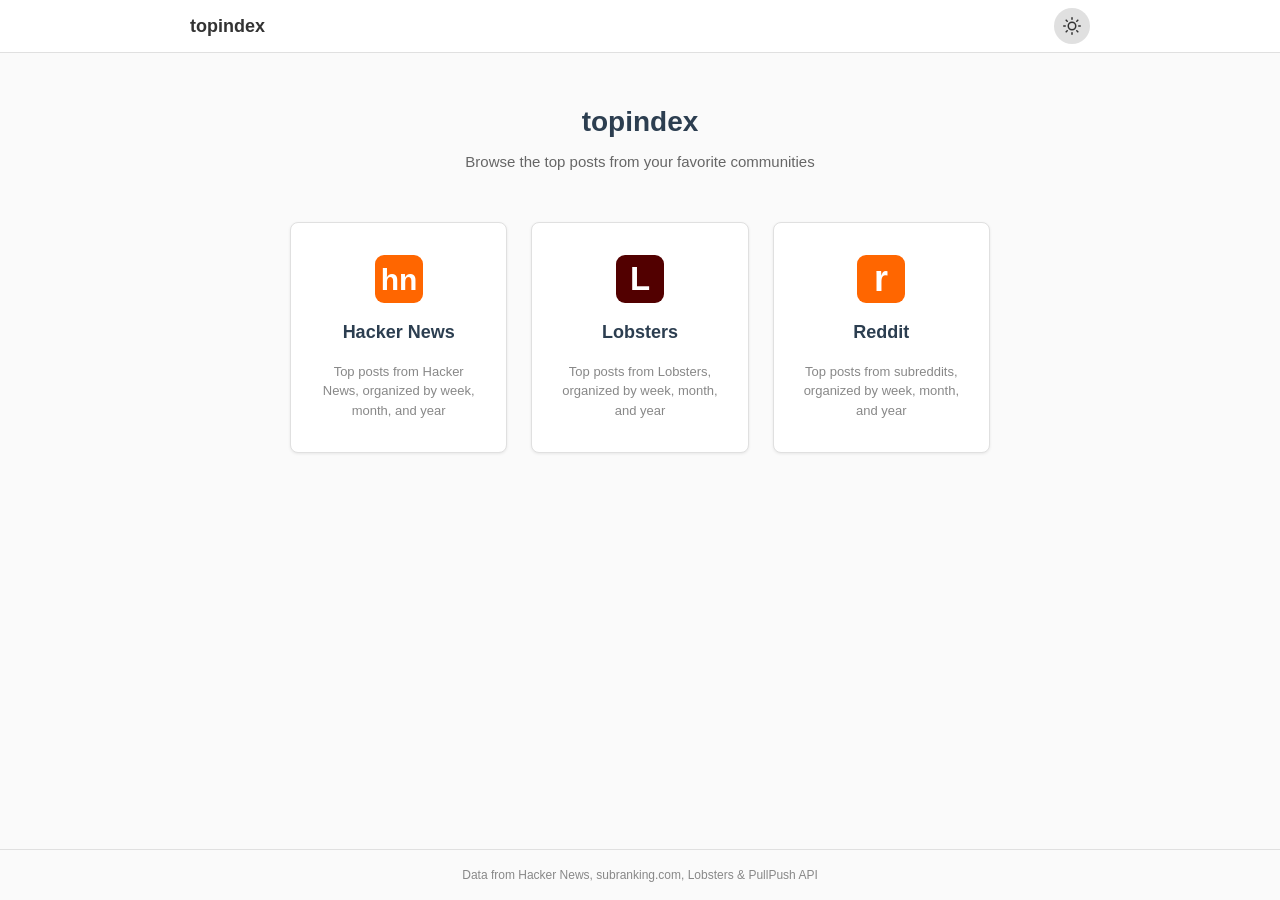
<file: index.html>
<!DOCTYPE html>
<html lang="en">
<head>
<meta charset="UTF-8">
<script>!function(){var e=localStorage.getItem('ti_theme');e||(e=matchMedia('(prefers-color-scheme:dark)').matches?'dark':'light');document.documentElement.setAttribute('data-theme',e)}()</script>
<meta name="viewport" content="width=device-width, initial-scale=1.0">
<link rel="icon" type="image/svg+xml" href="favicon.svg">
<title>topindex</title>
<script async src="https://www.googletagmanager.com/gtag/js?id=G-R2H3DBGJZJ"></script>
<script>
  window.dataLayer = window.dataLayer || [];
  function gtag(){dataLayer.push(arguments);}
  gtag('js', new Date());
  gtag('config', 'G-R2H3DBGJZJ');
</script>
<style>
:root {
    --bg: #fafafa;
    --bg-card: #ffffff;
    --bg-card-hover: #fff8f0;
    --bg-header: #ffffff;
    --text: #333;
    --text-heading: #2c3e50;
    --text-secondary: #666;
    --text-muted: #888;
    --accent: #ff6600;
    --accent-hover: #e85d00;
    --border: #e0e0e0;
    --border-header: #e0e0e0;
    --bg-btn: #e0e0e0;
    --bg-btn-hover: #d0d0d0;
    --shadow: rgba(0,0,0,0.08);
    --shadow-hover: rgba(0,0,0,0.14);
}
[data-theme="dark"] {
    --bg: #1a1a1b;
    --bg-card: #272729;
    --bg-card-hover: #2d2520;
    --bg-header: #272729;
    --text: #d7dadc;
    --text-heading: #f0f0f0;
    --text-secondary: #aaa;
    --text-muted: #818384;
    --accent: #ff7a1a;
    --accent-hover: #ff8833;
    --border: #3a3a3c;
    --border-header: #3a3a3c;
    --bg-btn: #3a3a3a;
    --bg-btn-hover: #4a4a4a;
    --shadow: rgba(0,0,0,0.2);
    --shadow-hover: rgba(0,0,0,0.3);
}

* { margin: 0; padding: 0; box-sizing: border-box; }

body {
    font-family: -apple-system, BlinkMacSystemFont, "Segoe UI", Roboto, Helvetica, Arial, sans-serif;
    color: var(--text);
    background: var(--bg);
    line-height: 1.5;
    min-height: 100vh;
    display: flex;
    flex-direction: column;
}

.site-header {
    background: var(--bg-header);
    border-bottom: 1px solid var(--border-header);
    padding: 8px 16px;
}
.site-header-inner {
    max-width: 900px;
    margin: 0 auto;
    display: flex;
    align-items: center;
    justify-content: space-between;
}
.site-header h1 {
    margin: 0;
    font-size: 18px;
    font-weight: 700;
}
.site-header h1 a {
    color: var(--text);
    text-decoration: none;
}
.site-header h1 a:hover {
    color: var(--accent);
}
.theme-toggle {
    background: var(--bg-btn);
    border: none;
    border-radius: 50%;
    width: 36px;
    height: 36px;
    cursor: pointer;
    font-size: 18px;
    display: flex;
    align-items: center;
    justify-content: center;
    transition: all 0.15s ease;
    color: var(--text);
}
.theme-toggle:hover {
    background: var(--bg-btn-hover);
    transform: scale(1.1);
}
.icon-sun, .icon-moon { width: 18px; height: 18px; }
[data-theme="light"] .icon-moon,
[data-theme="dark"] .icon-sun { display: none; }
[data-theme="light"] .icon-sun,
[data-theme="dark"] .icon-moon { display: block; }

main {
    flex: 1;
    max-width: 900px;
    width: 100%;
    margin: 0 auto;
    padding: 48px 16px;
}

.hero {
    text-align: center;
    margin-bottom: 48px;
}
.hero h2 {
    font-size: 28px;
    font-weight: 700;
    color: var(--text-heading);
    margin-bottom: 8px;
}
.hero p {
    font-size: 15px;
    color: var(--text-secondary);
}

.sites {
    display: grid;
    grid-template-columns: repeat(3, 1fr);
    gap: 24px;
    max-width: 700px;
    margin: 0 auto;
}

.site-card {
    background: var(--bg-card);
    border: 1px solid var(--border);
    border-radius: 8px;
    padding: 32px 24px;
    text-decoration: none;
    color: var(--text);
    transition: all 0.15s ease;
    display: flex;
    flex-direction: column;
    align-items: center;
    gap: 16px;
    box-shadow: 0 1px 3px var(--shadow);
}
.site-card:hover {
    border-color: var(--accent);
    box-shadow: 0 4px 12px var(--shadow-hover);
    background: var(--bg-card-hover);
    transform: translateY(-2px);
}
.site-card:visited {
    color: var(--text);
}

.site-icon {
    width: 48px;
    height: 48px;
}

.site-card h3 {
    font-size: 18px;
    font-weight: 600;
    color: var(--text-heading);
    margin: 0;
}
.site-card:hover h3 {
    color: var(--accent);
}

.site-card p {
    font-size: 13px;
    color: var(--text-muted);
    text-align: center;
    margin: 0;
}

.site-footer {
    text-align: center;
    padding: 16px;
    font-size: 12px;
    color: var(--text-muted);
    border-top: 1px solid var(--border);
}
.site-footer a {
    color: var(--text-muted);
    text-decoration: none;
}
.site-footer a:hover {
    color: var(--accent);
    text-decoration: underline;
}

@media (max-width: 600px) {
    .sites {
        grid-template-columns: 1fr;
        gap: 16px;
    }
    .hero h2 {
        font-size: 22px;
    }
    main {
        padding: 32px 16px;
    }
}
</style>
</head>
<body>

<header class="site-header">
    <div class="site-header-inner">
        <h1><a href="/">topindex</a></h1>
        <button class="theme-toggle" onclick="toggleTheme()" aria-label="Toggle dark mode">
            <svg class="icon-sun" xmlns="http://www.w3.org/2000/svg" viewBox="0 0 24 24" fill="none" stroke="currentColor" stroke-width="2" stroke-linecap="round" stroke-linejoin="round"><circle cx="12" cy="12" r="5"/><line x1="12" y1="1" x2="12" y2="3"/><line x1="12" y1="21" x2="12" y2="23"/><line x1="4.22" y1="4.22" x2="5.64" y2="5.64"/><line x1="18.36" y1="18.36" x2="19.78" y2="19.78"/><line x1="1" y1="12" x2="3" y2="12"/><line x1="21" y1="12" x2="23" y2="12"/><line x1="4.22" y1="19.78" x2="5.64" y2="18.36"/><line x1="18.36" y1="5.64" x2="19.78" y2="4.22"/></svg>
            <svg class="icon-moon" xmlns="http://www.w3.org/2000/svg" viewBox="0 0 24 24" fill="none" stroke="currentColor" stroke-width="2" stroke-linecap="round" stroke-linejoin="round"><path d="M21 12.79A9 9 0 1 1 11.21 3 7 7 0 0 0 21 12.79z"/></svg>
        </button>
    </div>
</header>

<main>
    <div class="hero">
        <h2>topindex</h2>
        <p>Browse the top posts from your favorite communities</p>
    </div>

    <div class="sites">

        <a href="hackernews/" class="site-card">
            <svg class="site-icon" viewBox="0 0 32 32" xmlns="http://www.w3.org/2000/svg"><rect width="32" height="32" rx="6" fill="#ff6600"/><text x="16" y="23" text-anchor="middle" font-family="Arial,Helvetica,sans-serif" font-size="20" font-weight="700" fill="white">hn</text></svg>
            <h3>Hacker News</h3>
            <p>Top posts from Hacker News, organized by week, month, and year</p>
        </a>

        <a href="lobsters/" class="site-card">
            <svg class="site-icon" viewBox="0 0 32 32" xmlns="http://www.w3.org/2000/svg"><rect width="32" height="32" rx="6" fill="#520000"/><text x="16" y="23" text-anchor="middle" font-family="Arial,Helvetica,sans-serif" font-size="22" font-weight="700" fill="white">L</text></svg>
            <h3>Lobsters</h3>
            <p>Top posts from Lobsters, organized by week, month, and year</p>
        </a>

        <a href="reddit/" class="site-card">
            <svg class="site-icon" viewBox="0 0 32 32" xmlns="http://www.w3.org/2000/svg"><rect width="32" height="32" rx="6" fill="#ff6600"/><text x="16" y="24" text-anchor="middle" font-family="-apple-system,BlinkMacSystemFont,sans-serif" font-size="24" font-weight="700" fill="#fff">r</text></svg>
            <h3>Reddit</h3>
            <p>Top posts from subreddits, organized by week, month, and year</p>
        </a>
    </div>
</main>

<footer class="site-footer">
    Data from <a href="https://news.ycombinator.com" target="_blank" rel="noopener">Hacker News</a>,
    <a href="https://subranking.com" target="_blank" rel="noopener">subranking.com</a>,
    <a href="https://lobste.rs" target="_blank" rel="noopener">Lobsters</a> &amp;
    <a href="https://pullpush.io" target="_blank" rel="noopener">PullPush API</a>
</footer>

<script>
function toggleTheme() {
    var t = document.documentElement;
    var c = t.getAttribute('data-theme') === 'dark' ? 'light' : 'dark';
    t.setAttribute('data-theme', c);
    localStorage.setItem('ti_theme', c);
}
</script>
</body>
</html>
</file>
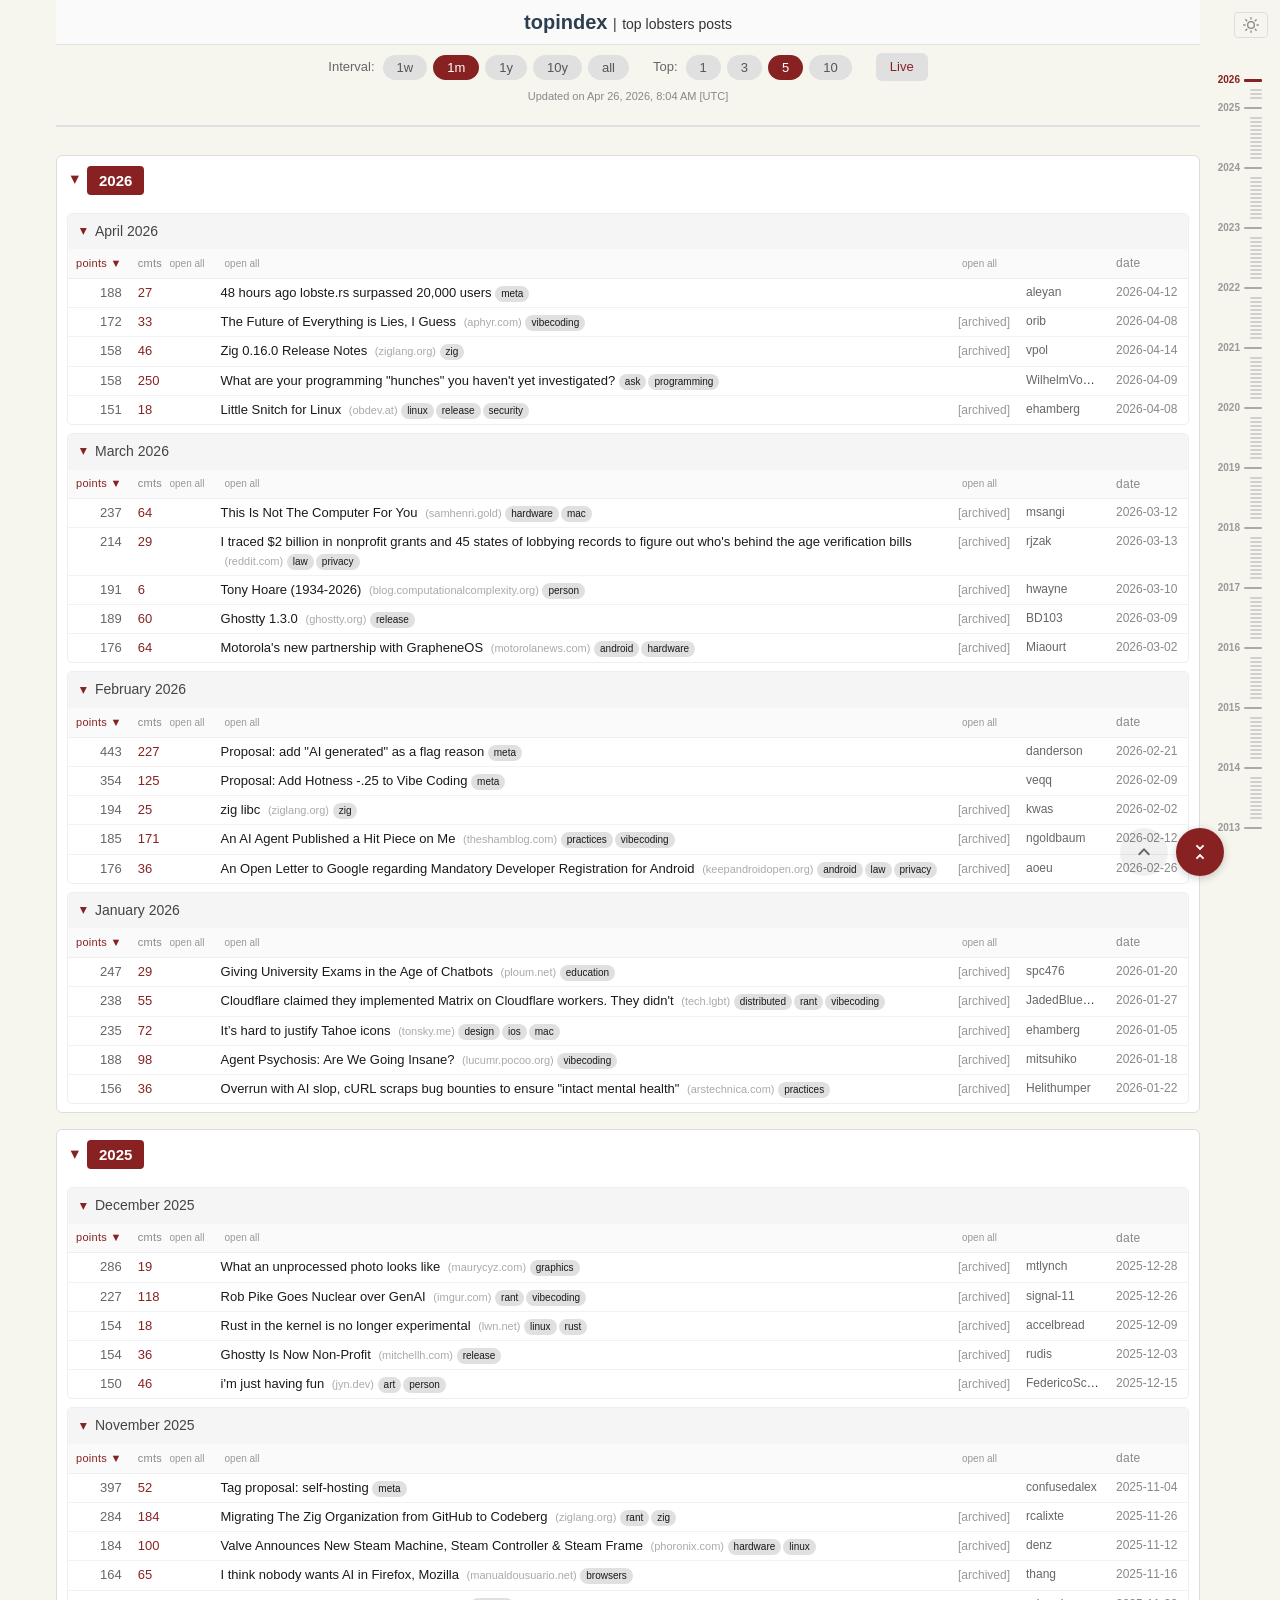
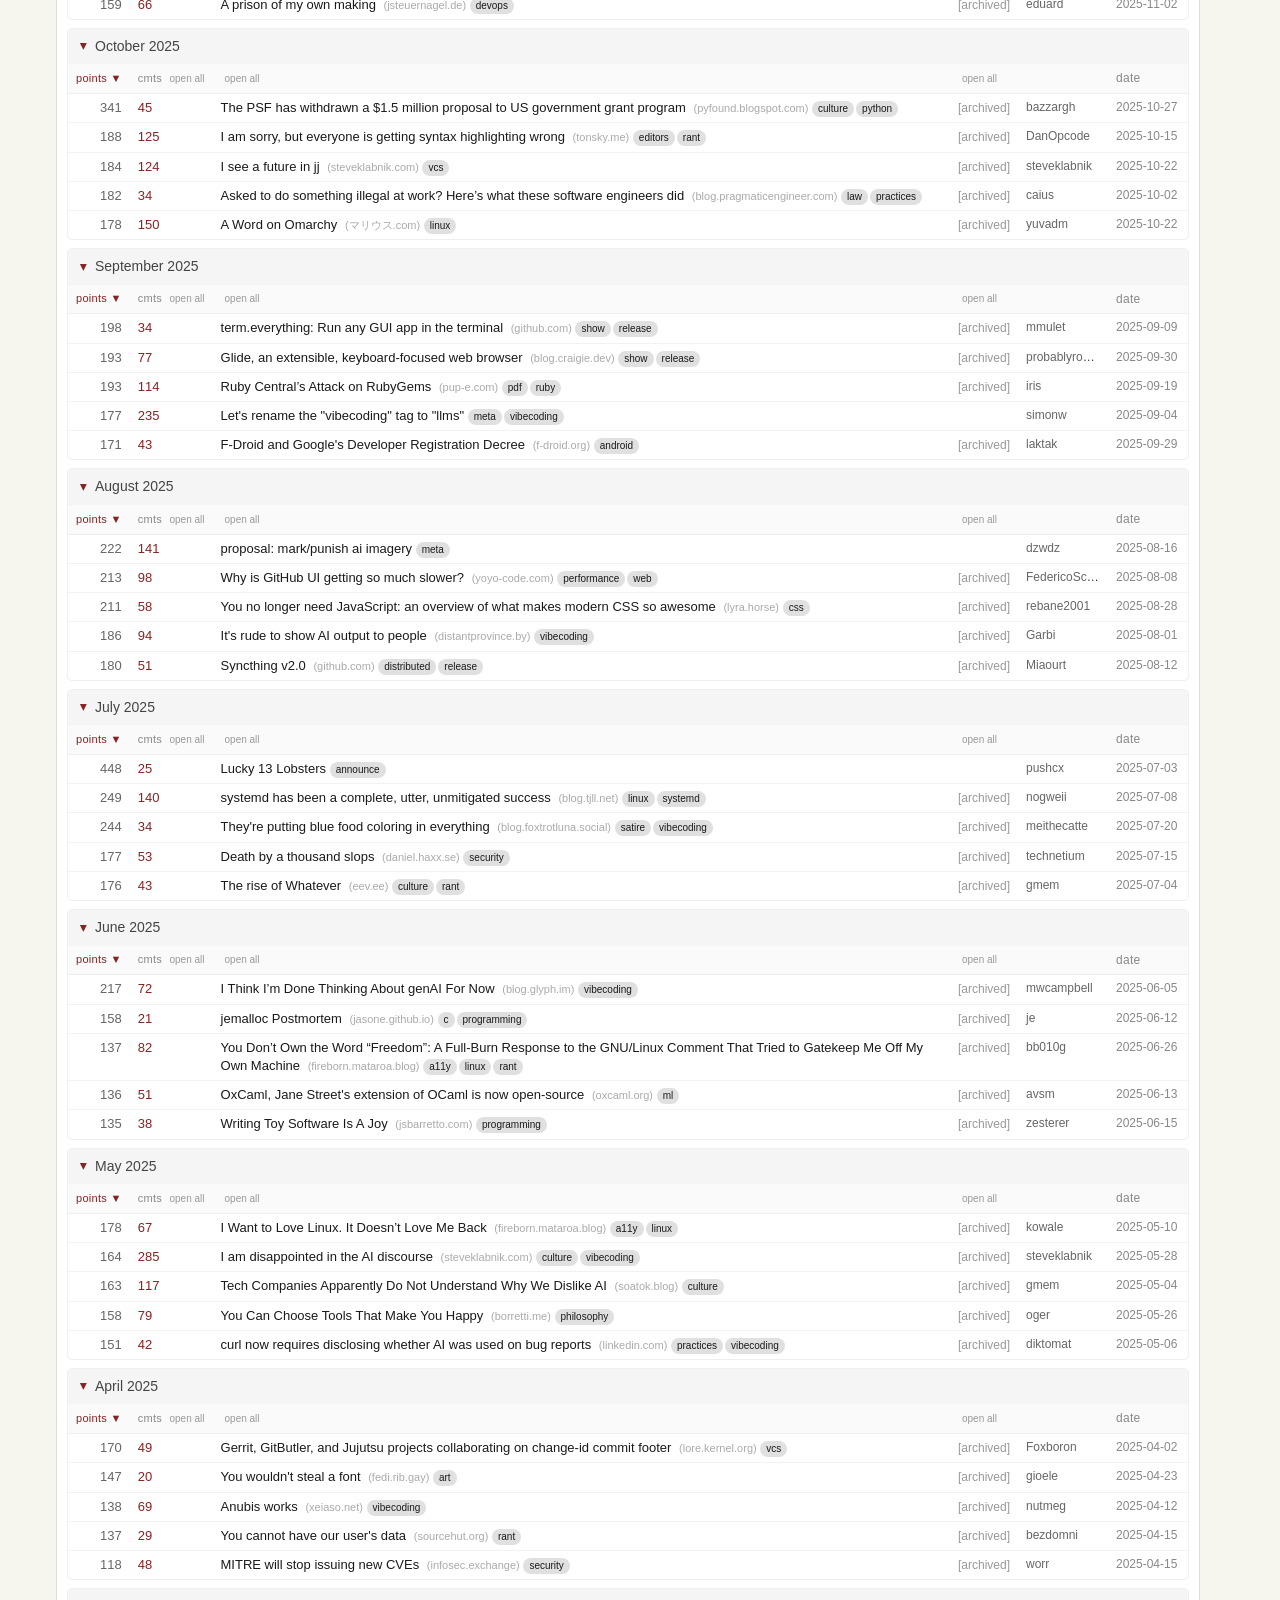
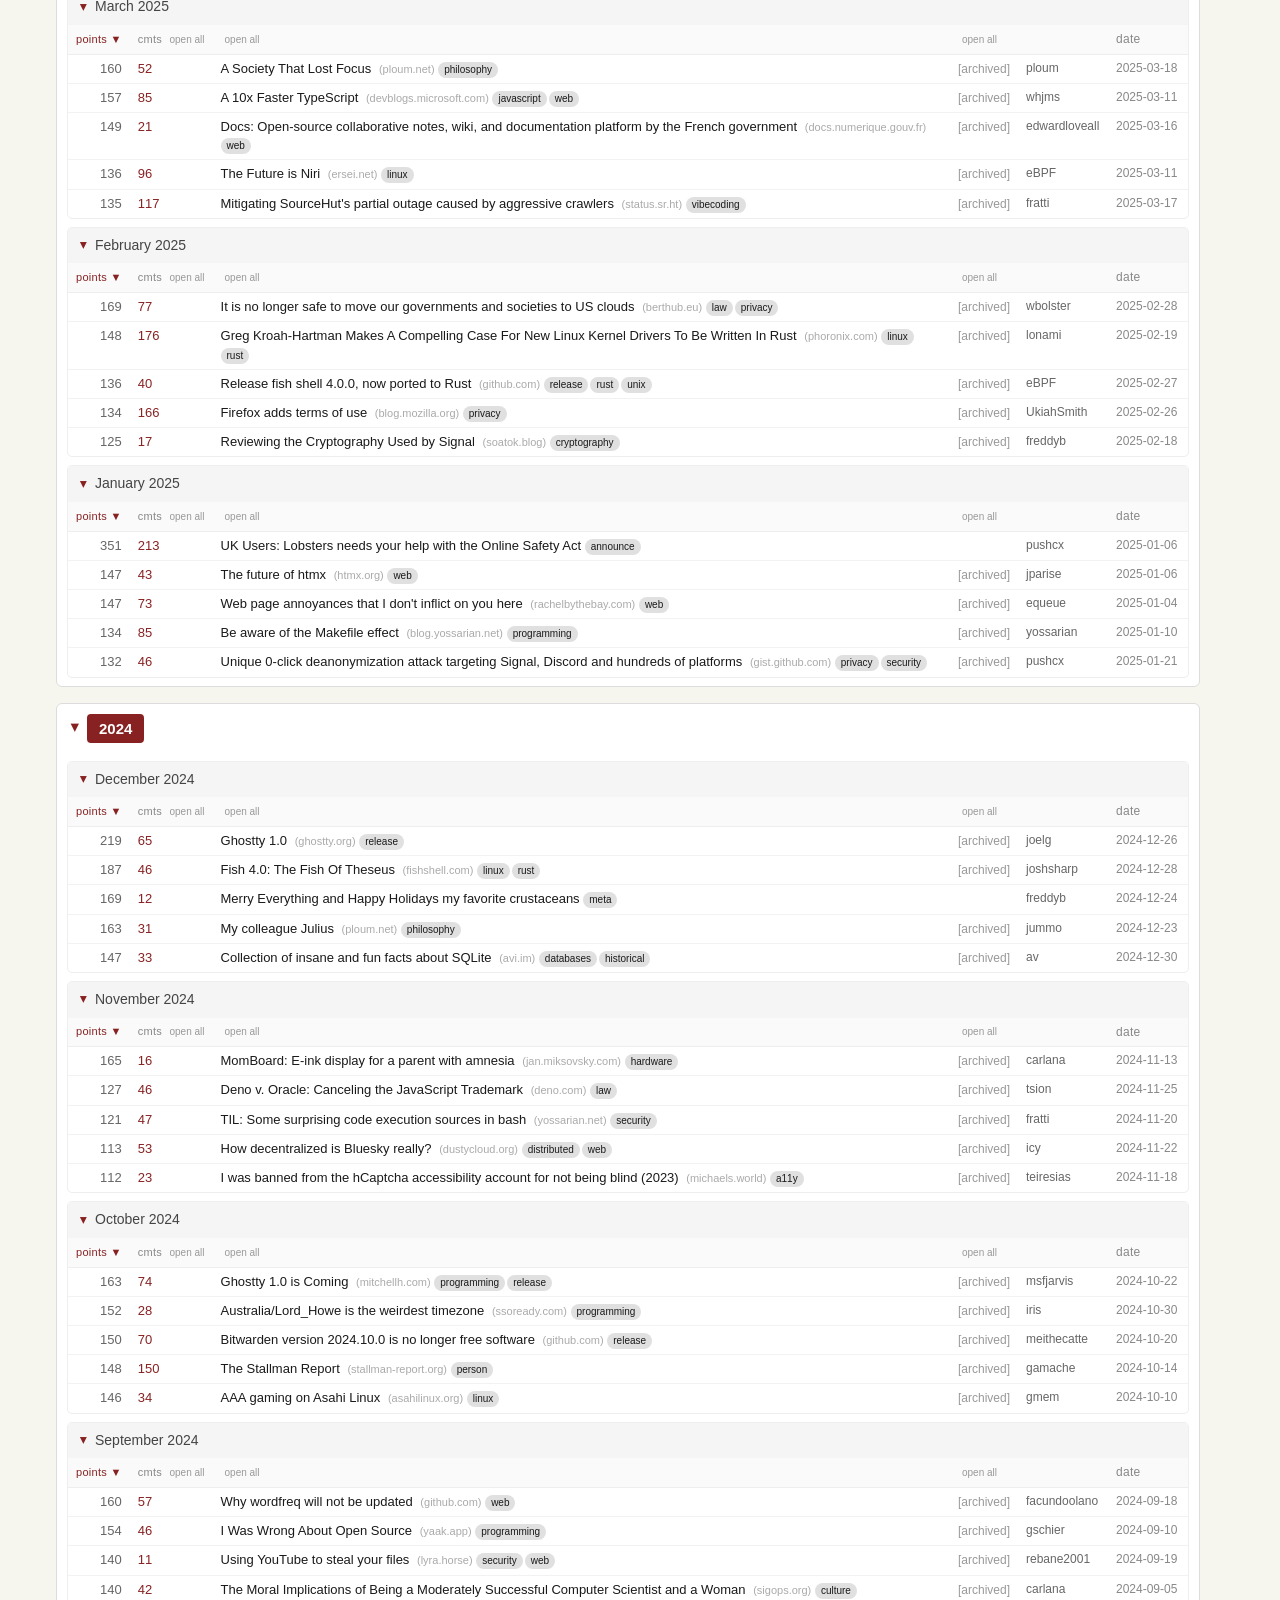
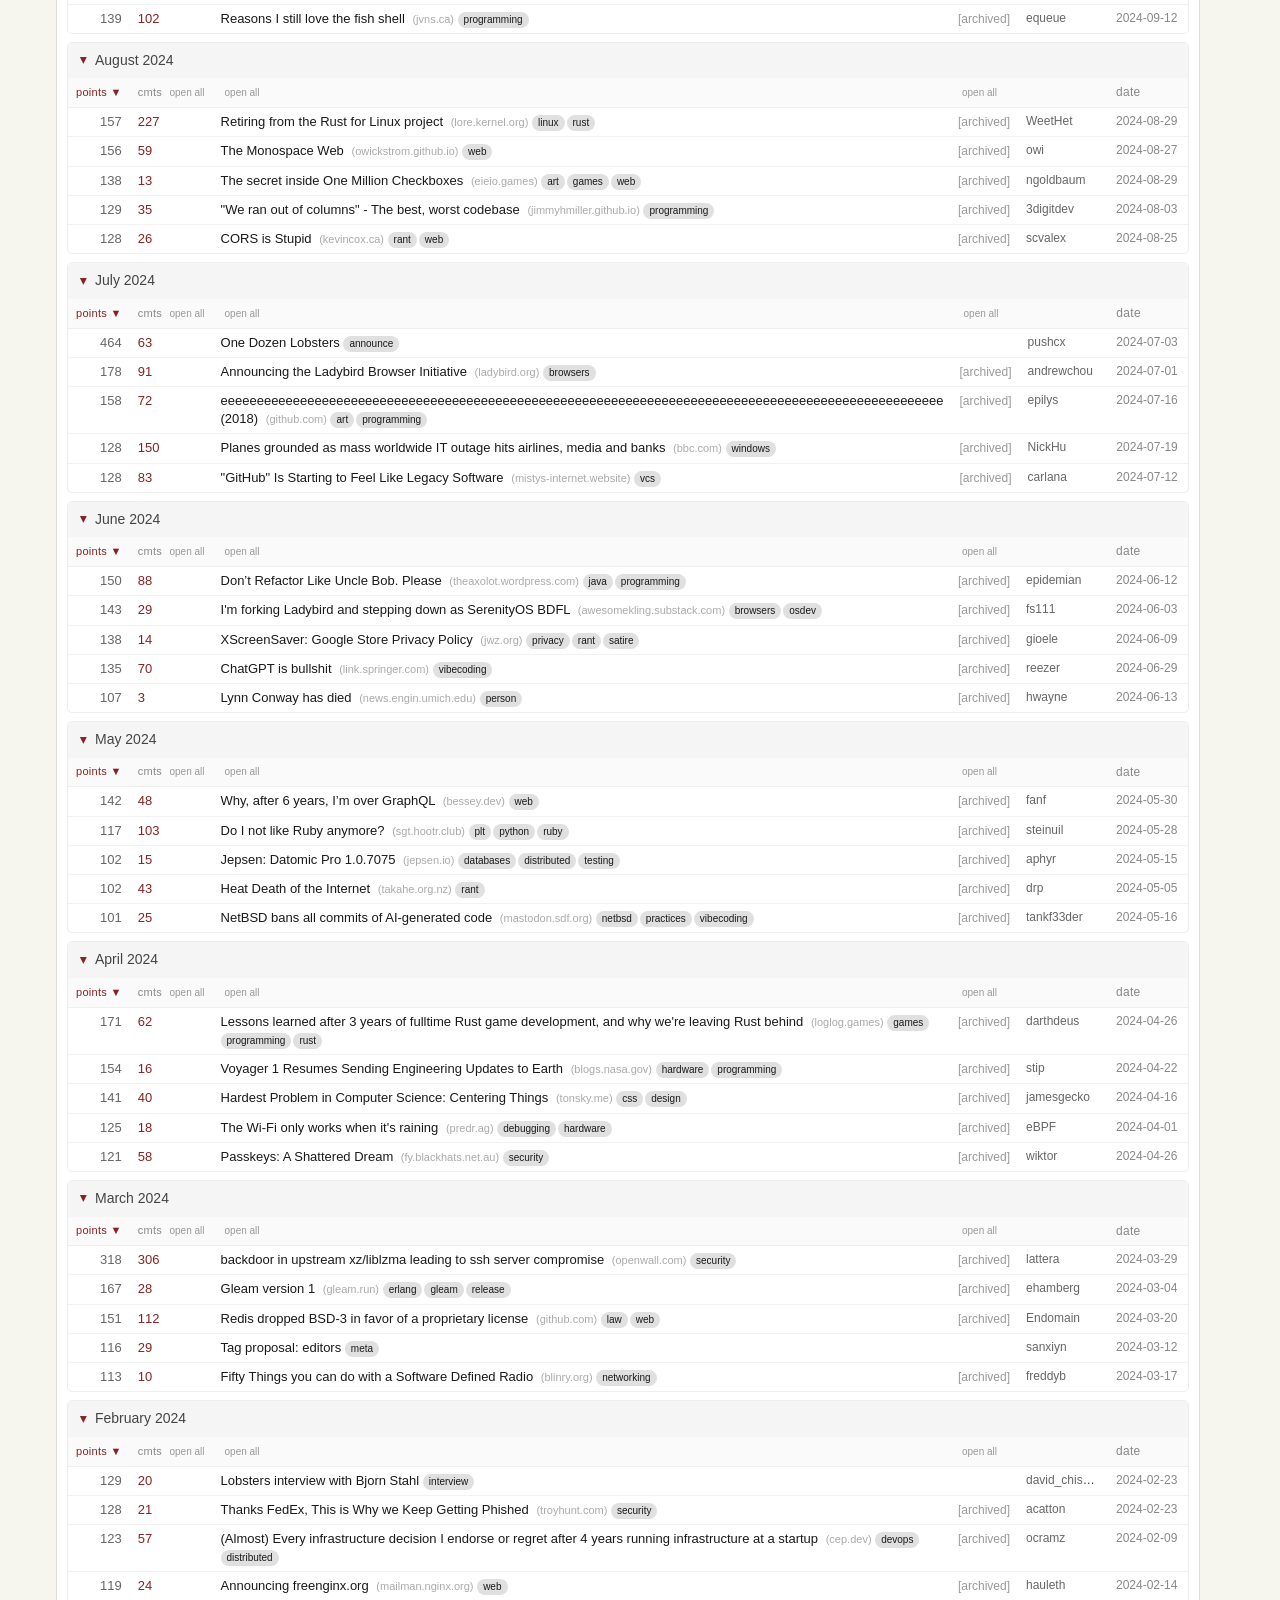
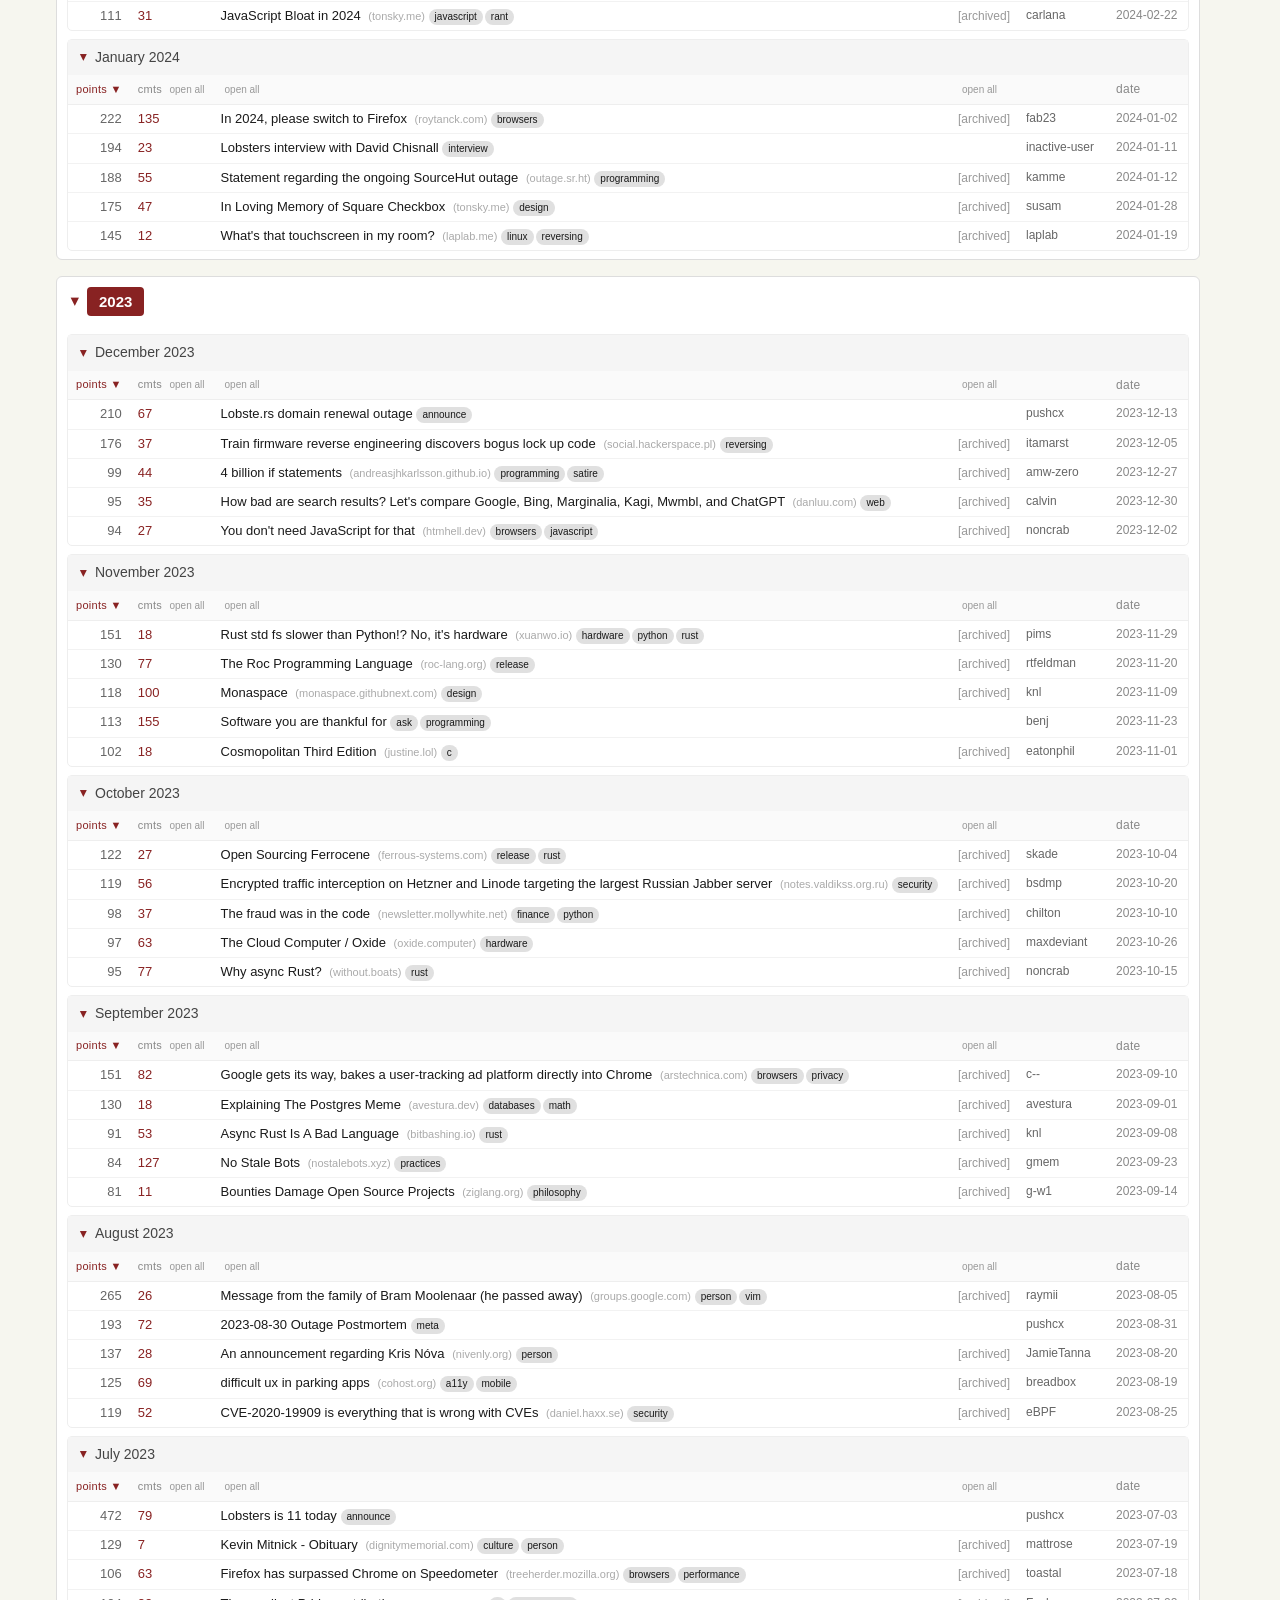
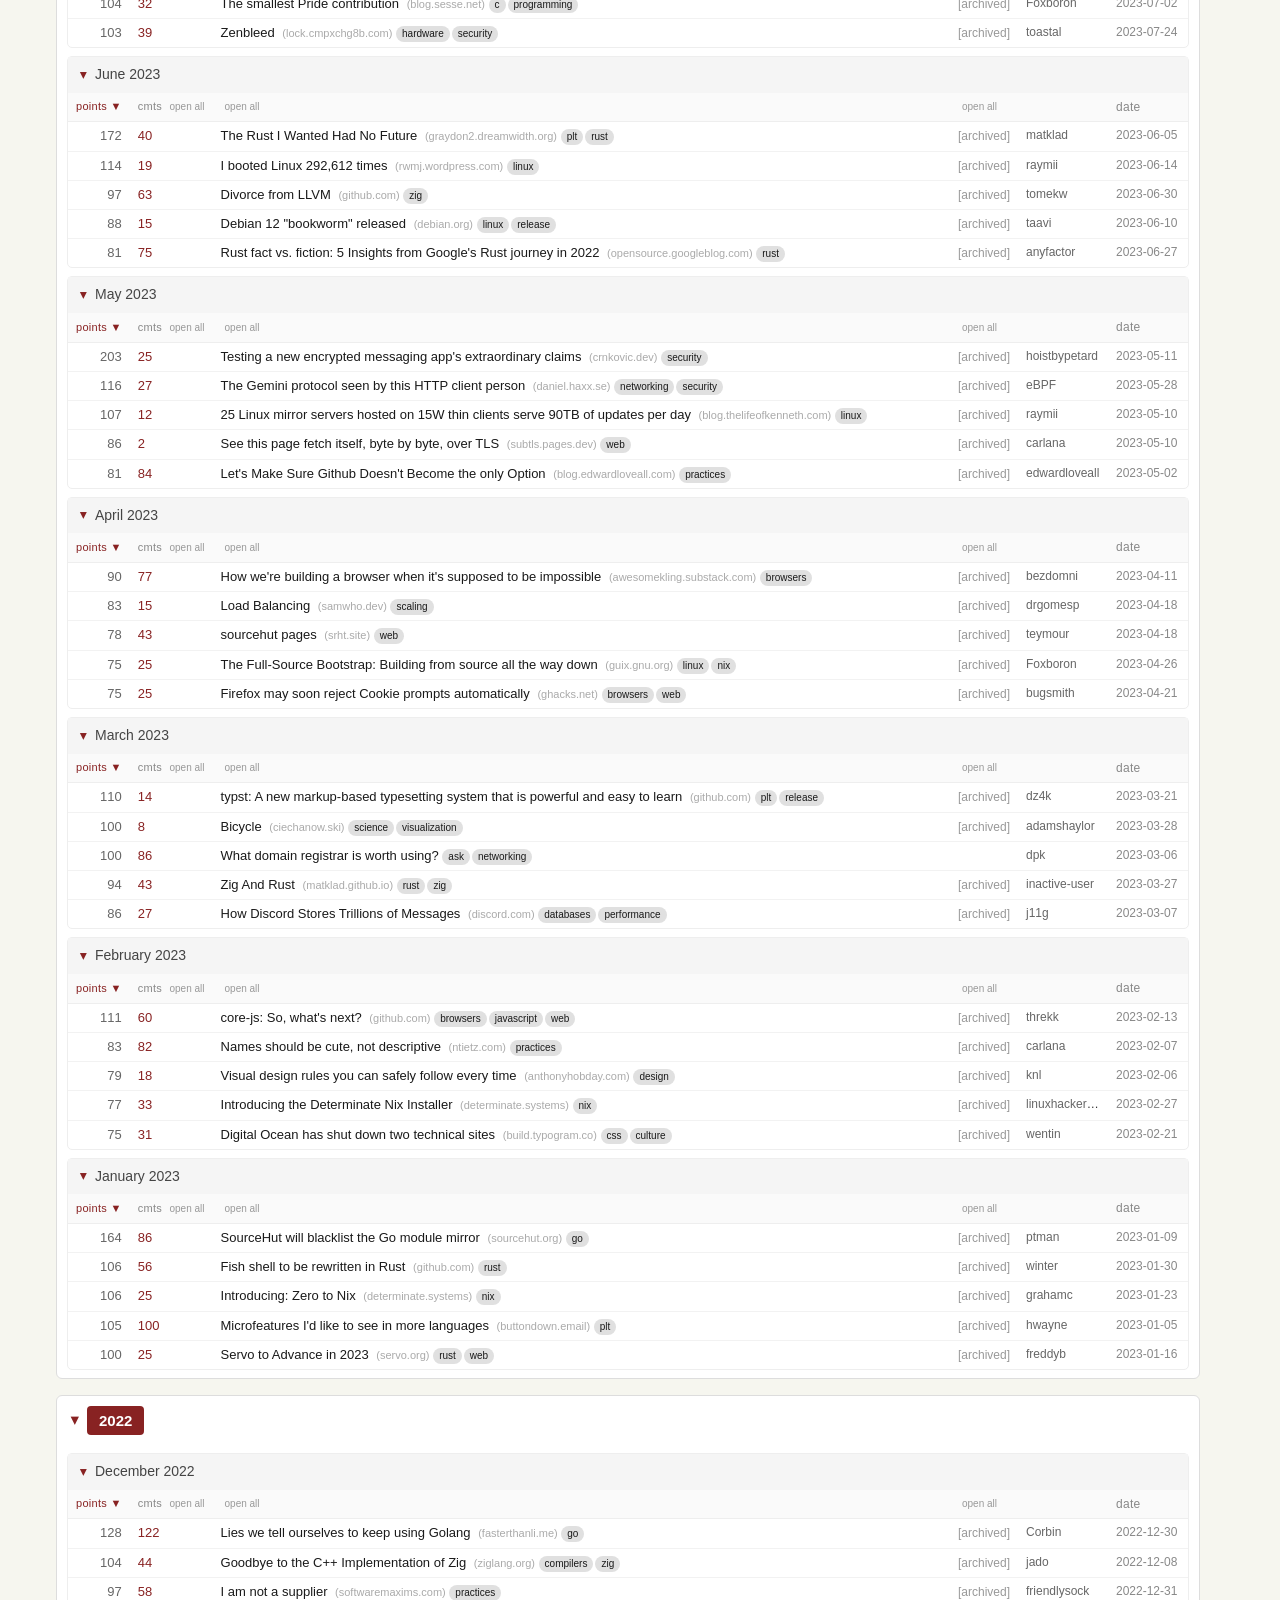
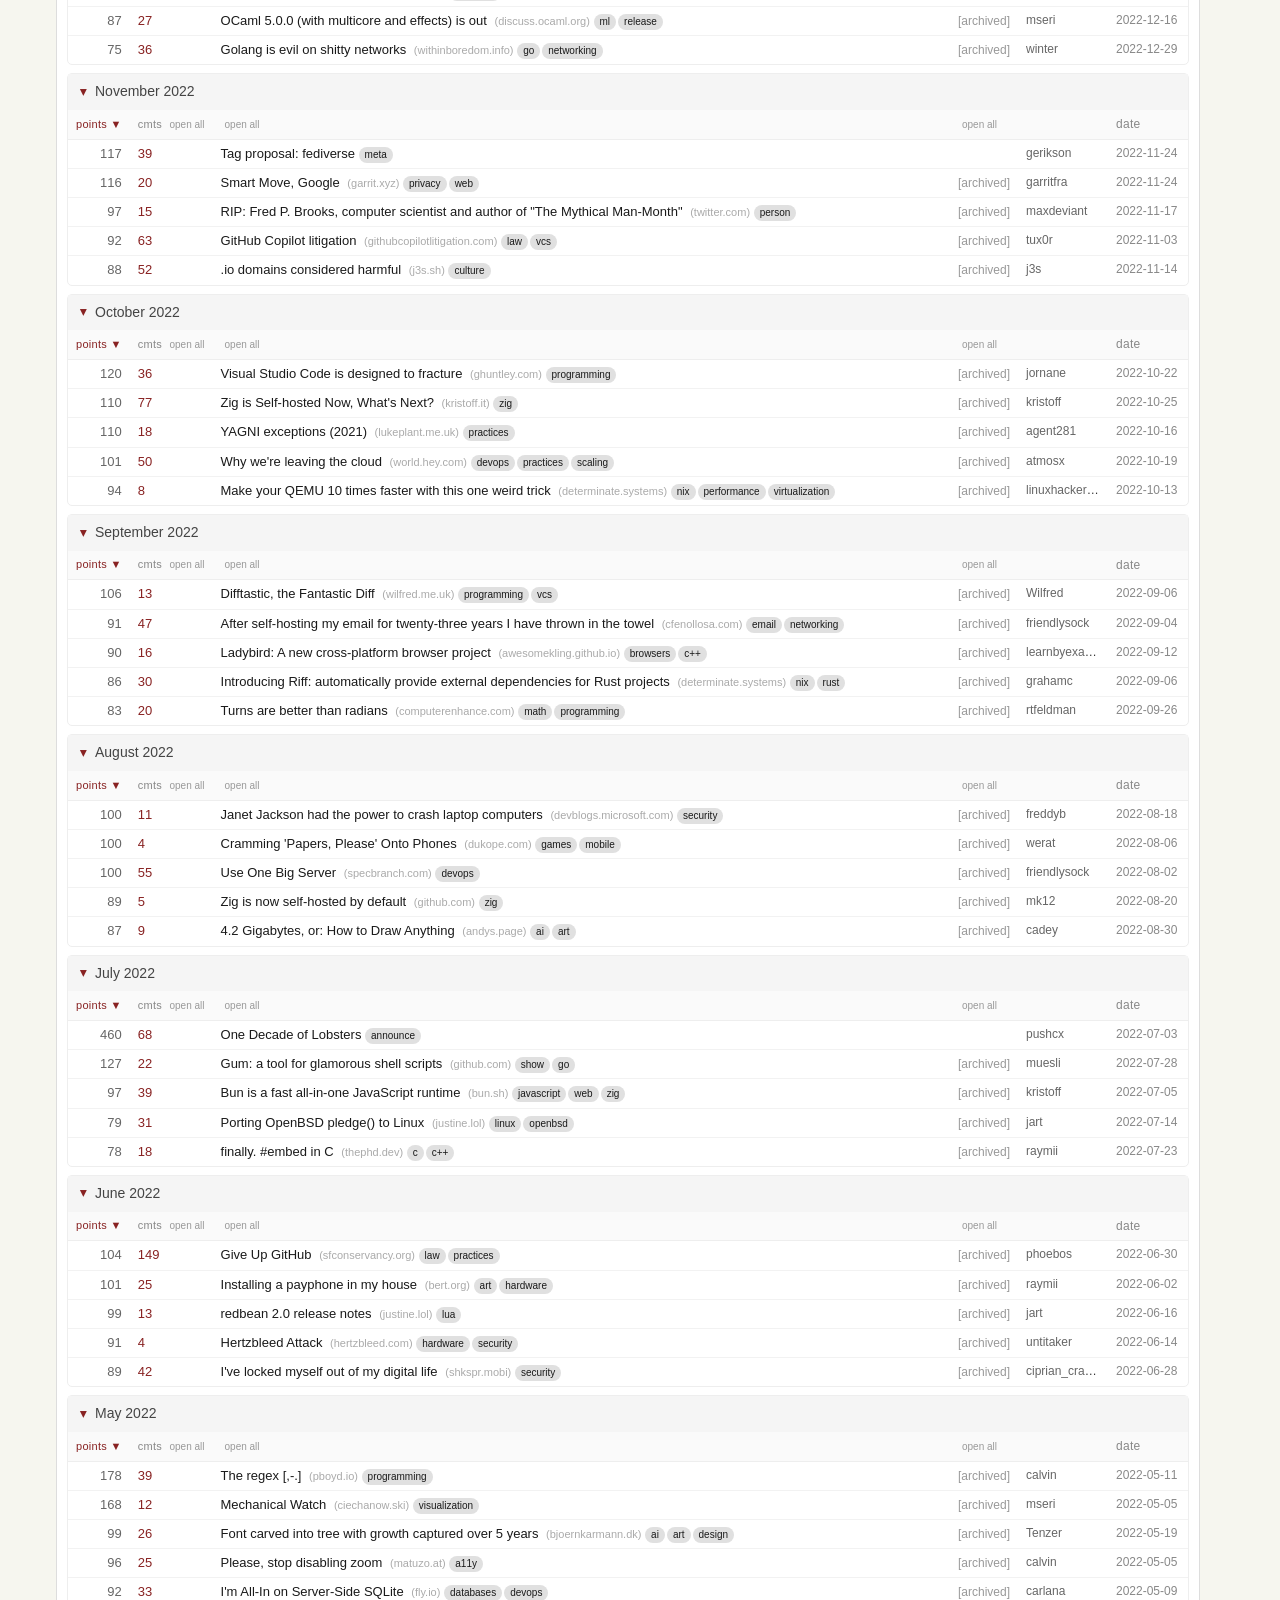
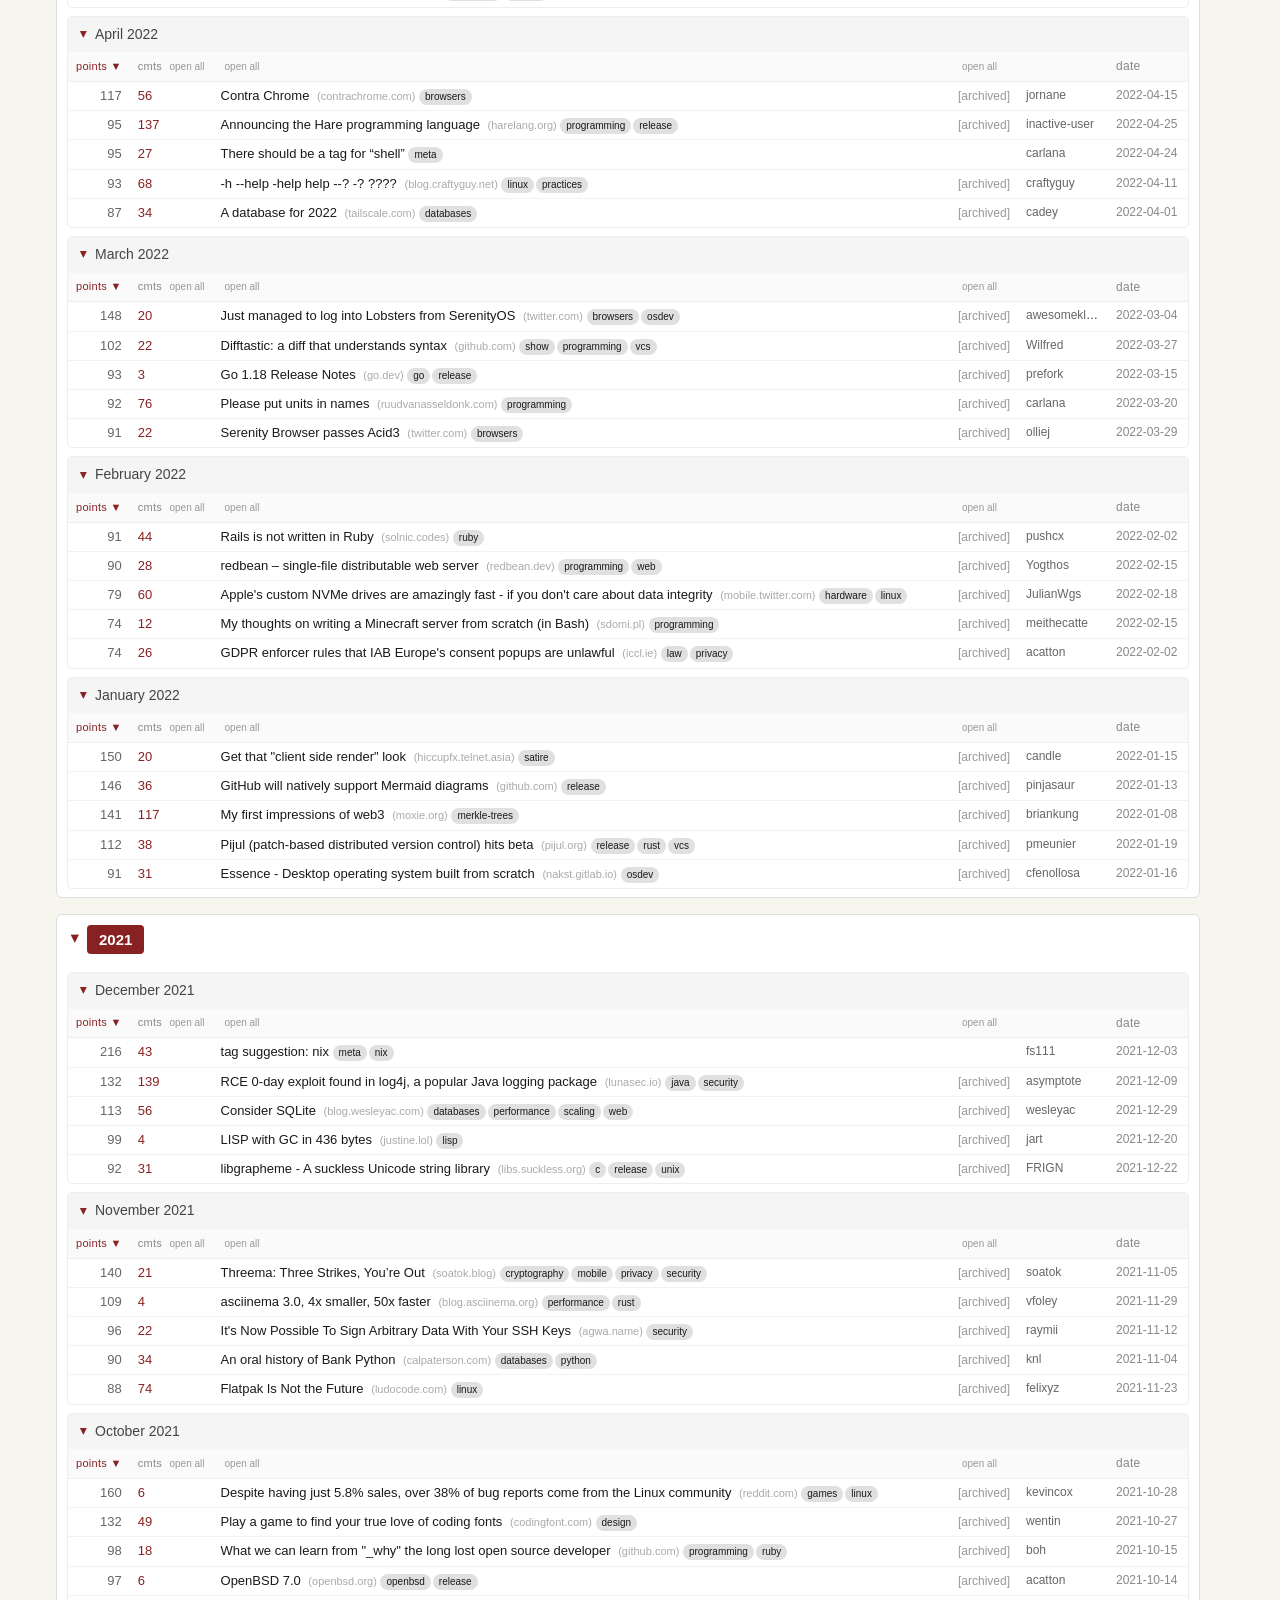
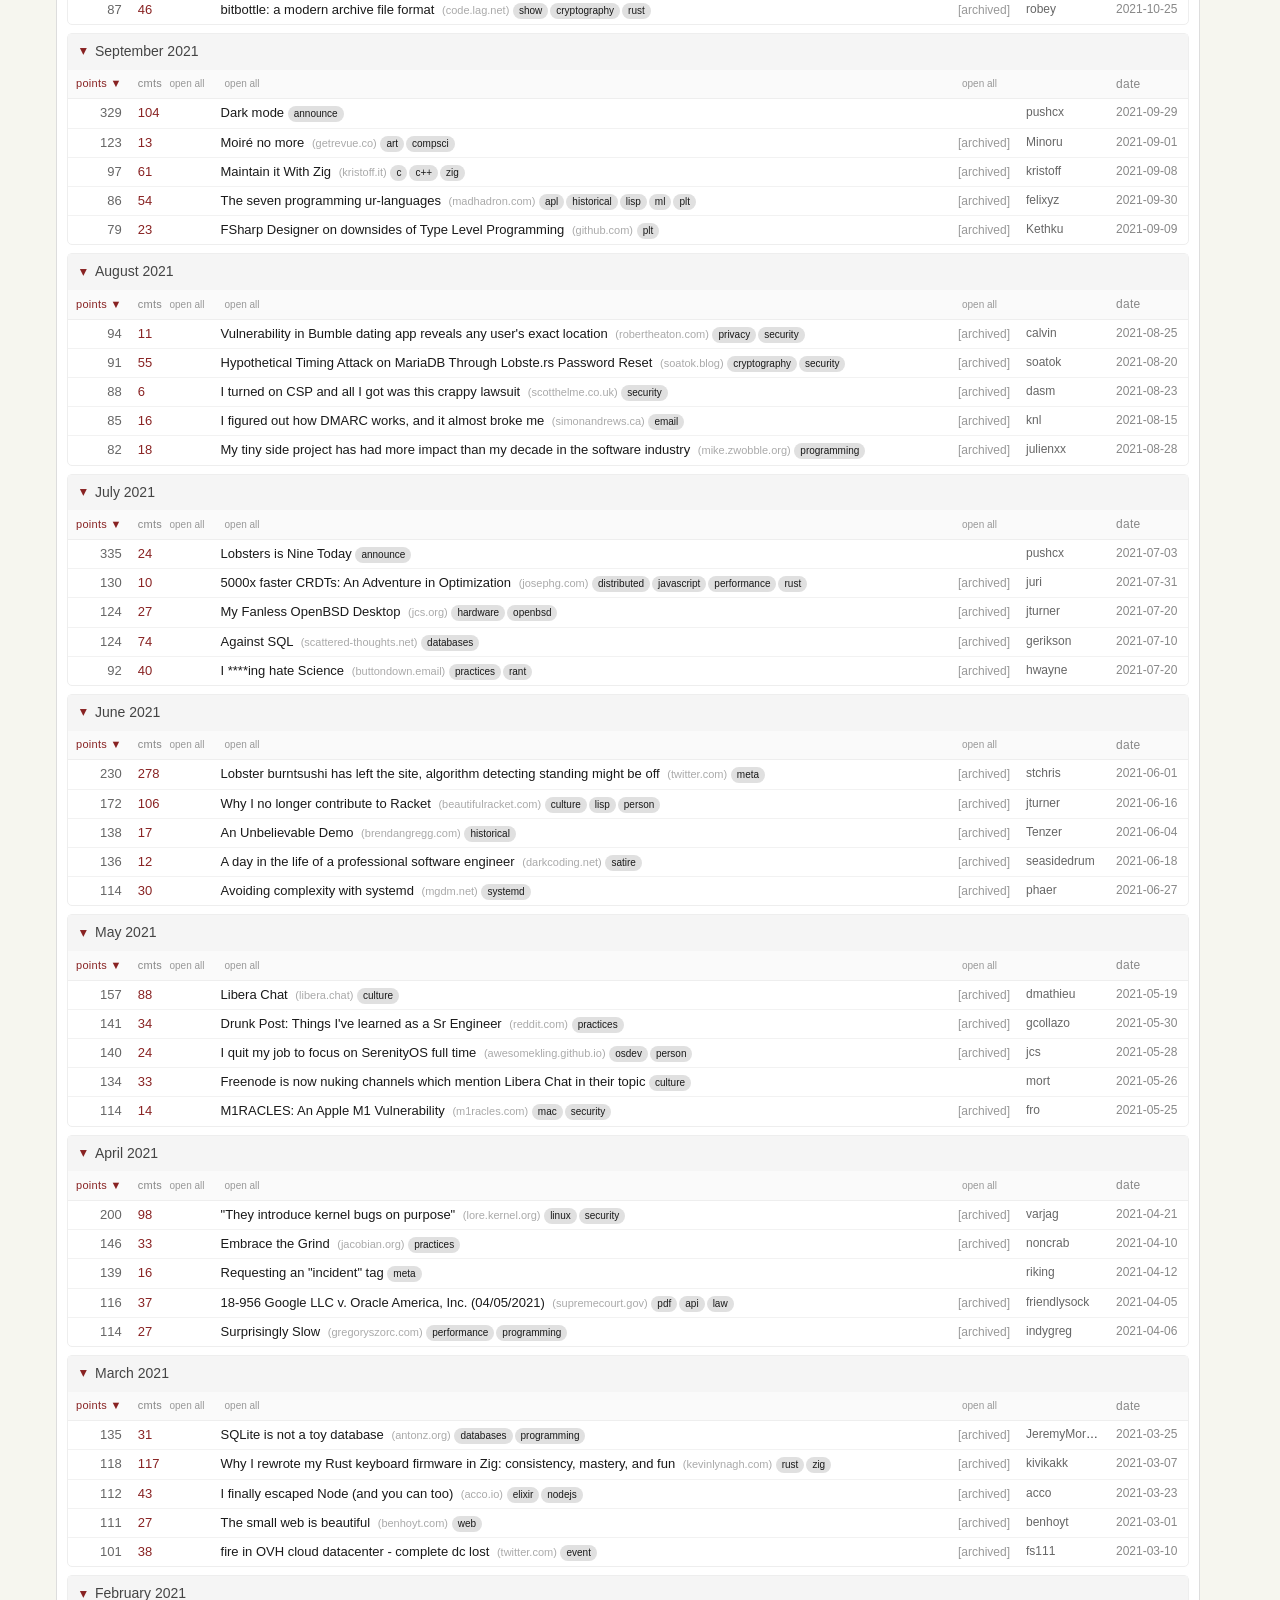
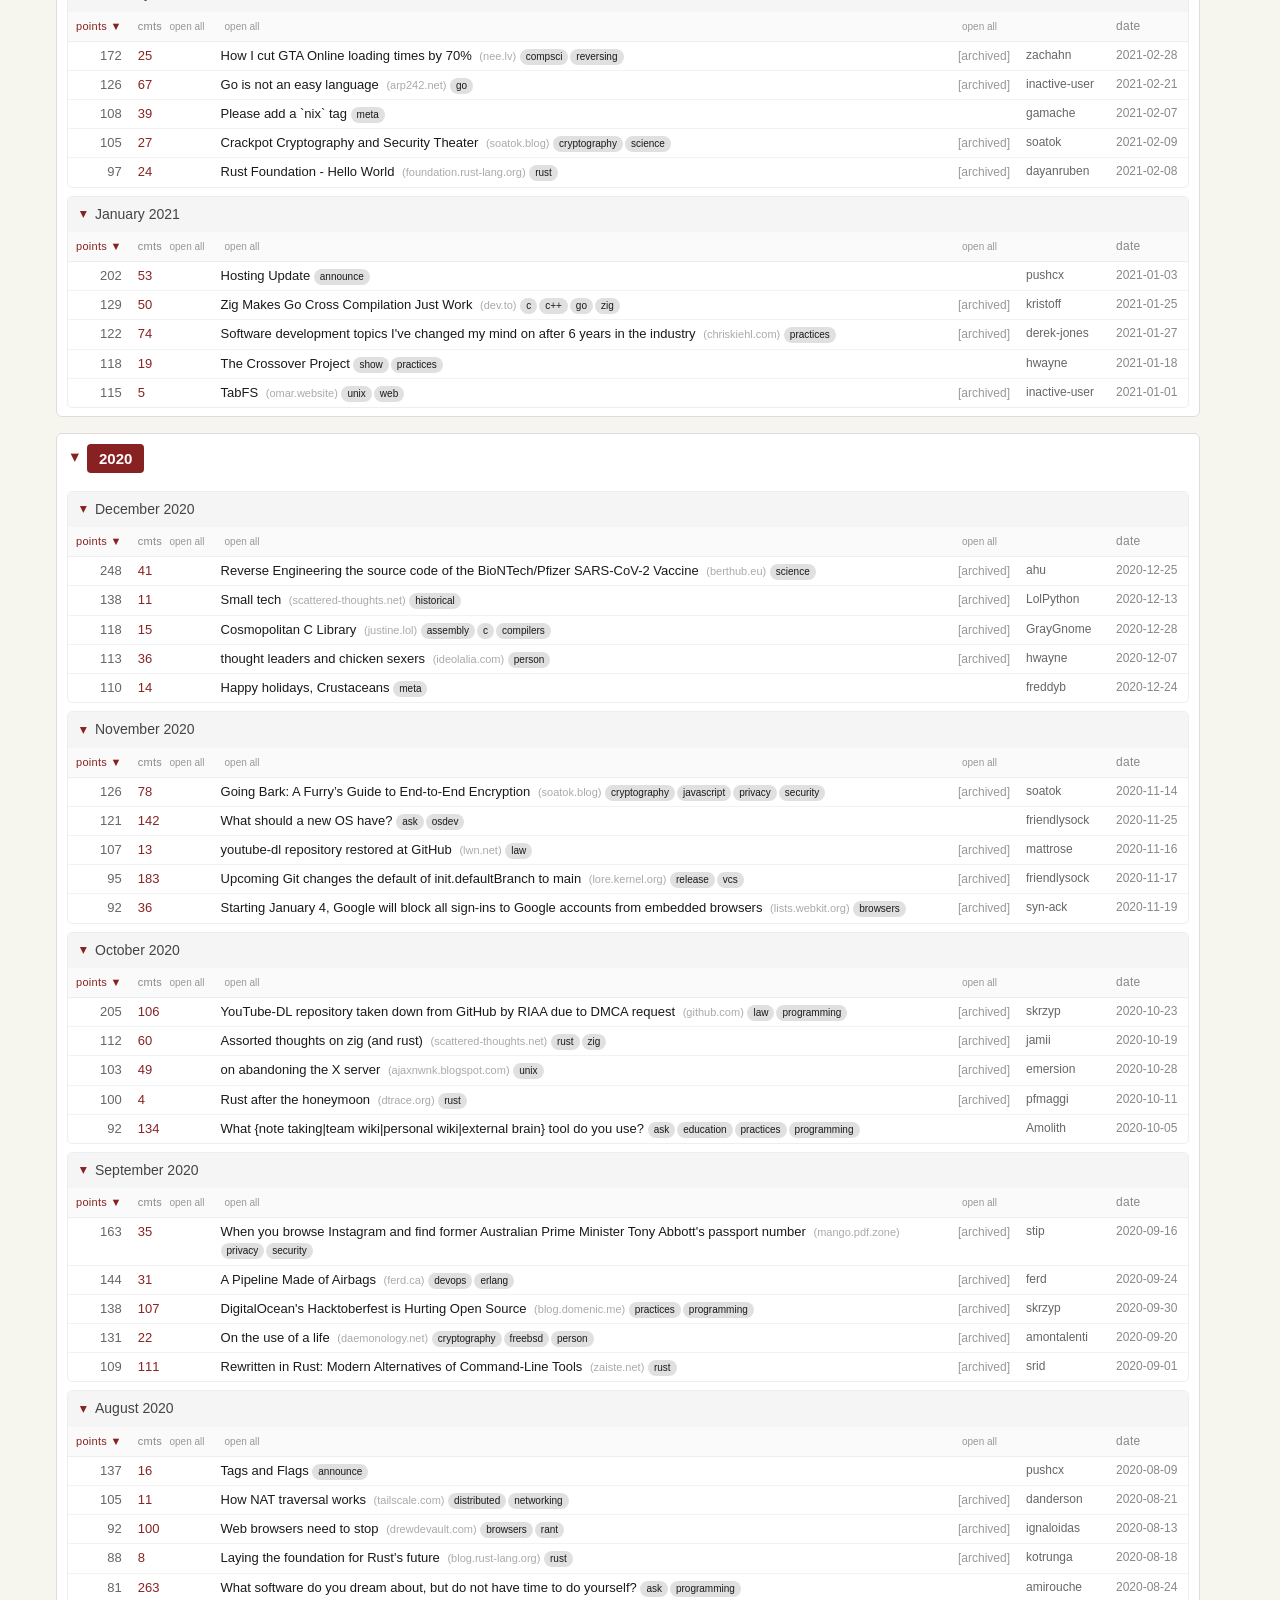
<file: lobsters/index.html>
<!DOCTYPE html>
<html lang="en">
<head>
<meta charset="UTF-8">
<meta name="viewport" content="width=device-width, initial-scale=1.0">
<link rel="icon" type="image/svg+xml" href="favicon.svg">
<link rel="stylesheet" href="style.css">
<script>!function(){var e=localStorage.getItem('ti_theme');e||(e=matchMedia('(prefers-color-scheme:dark)').matches?'dark':'light');document.documentElement.setAttribute('data-theme',e)}()</script>
<title>topindex | top lobsters posts</title>
<style>
.title-subtitle a { color: inherit; text-decoration: none; }
.title-subtitle a:hover { color: var(--accent); }
</style>
<script async src="https://www.googletagmanager.com/gtag/js?id=G-R2H3DBGJZJ"></script>
<script>
  window.dataLayer = window.dataLayer || [];
  function gtag(){dataLayer.push(arguments);}
  gtag('js', new Date());
  gtag('config', 'G-R2H3DBGJZJ');
</script>
</head>
<body>

<div class="title-bar">
    <h1><a href="/" class="home-link">topindex</a> <span class="title-sep">|</span> <span class="title-subtitle"><a href="./">top lobsters posts</a></span></h1>
    <button class="theme-toggle" onclick="toggleTheme()" aria-label="Toggle dark mode">
        <svg class="icon-sun" xmlns="http://www.w3.org/2000/svg" viewBox="0 0 24 24" fill="none" stroke="currentColor" stroke-width="2" stroke-linecap="round" stroke-linejoin="round"><circle cx="12" cy="12" r="5"/><line x1="12" y1="1" x2="12" y2="3"/><line x1="12" y1="21" x2="12" y2="23"/><line x1="4.22" y1="4.22" x2="5.64" y2="5.64"/><line x1="18.36" y1="18.36" x2="19.78" y2="19.78"/><line x1="1" y1="12" x2="3" y2="12"/><line x1="21" y1="12" x2="23" y2="12"/><line x1="4.22" y1="19.78" x2="5.64" y2="18.36"/><line x1="18.36" y1="5.64" x2="19.78" y2="4.22"/></svg>
        <svg class="icon-moon" xmlns="http://www.w3.org/2000/svg" viewBox="0 0 24 24" fill="none" stroke="currentColor" stroke-width="2" stroke-linecap="round" stroke-linejoin="round"><path d="M21 12.79A9 9 0 1 1 11.21 3 7 7 0 0 0 21 12.79z"/></svg>
    </button>
</div>
<div class="header">
    <div class="controls">
        <div class="control-group">
            <label>Interval:</label>
            <button data-interval="weekly" onclick="setInterval_('weekly')">1w</button>
            <button data-interval="monthly" class="active" onclick="setInterval_('monthly')">1m</button>
            <button data-interval="yearly" onclick="setInterval_('yearly')">1y</button>
            <button data-interval="10y" onclick="setInterval_('10y')">10y</button>
            <button data-interval="all" onclick="setInterval_('all')">all</button>
        </div>
        <div class="control-group">
            <label>Top:</label>
            <button data-topn="1" onclick="setTopN(1)">1</button>
            <button data-topn="3" onclick="setTopN(3)">3</button>
            <button data-topn="5" class="active" onclick="setTopN(5)">5</button>
            <button data-topn="10" onclick="setTopN(10)">10</button>
        </div>
        <a href="today.html" class="nav-link" title="Live top posts">Live</a>
    </div>
    <div class="last-updated" id="last-updated"></div>
</div>

<div id="loading" style="display:none">Loading...</div>
<div id="content"></div>
<div id="tag-filters" class="tag-filters" style="display:none"></div>
<div id="timeline"></div>
<div id="tl-tooltip"></div>

<button class="back-to-top" onclick="window.scrollTo({top:0,behavior:'smooth'})" title="Back to top">
    <svg viewBox="0 0 24 24"><path d="M7.41 15.41L12 10.83l4.59 4.58L18 14l-6-6-6 6z"/></svg>
</button>
<button class="fab" id="fab" onclick="toggleExpandCollapse()" title="Expand/Collapse All">
    <svg id="fab-expand" viewBox="0 0 24 24"><path d="M12 5.83L15.17 9l1.41-1.41L12 3 7.41 7.59 8.83 9 12 5.83zm0 12.34L8.83 15l-1.41 1.41L12 21l4.59-4.59L15.17 15 12 18.17z"/></svg>
    <svg id="fab-collapse" style="display:none" viewBox="0 0 24 24"><path d="M7.41 18.59L8.83 20 12 16.83 15.17 20l1.41-1.41L12 14l-4.59 4.59zm9.18-13.18L15.17 4 12 7.17 8.83 4 7.41 5.41 12 10l4.59-4.59z"/></svg>
</button>

<div class="tooltip" id="tooltip"></div>

<script src="app.js"></script>
</body>
</html>
</file>
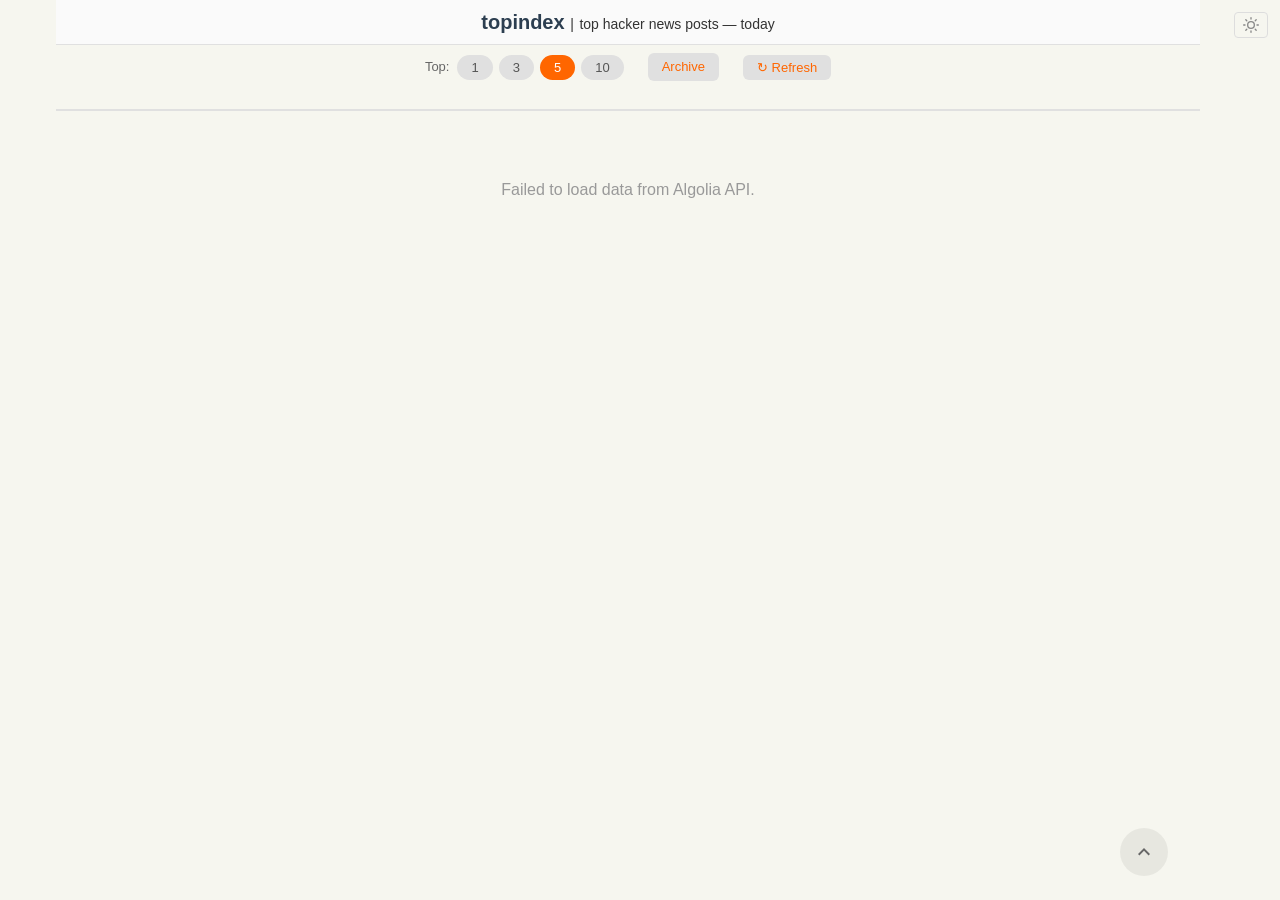
<file: hackernews/today.html>
<!DOCTYPE html>
<html lang="en">
<head>
<meta charset="UTF-8">
<meta name="viewport" content="width=device-width, initial-scale=1.0">
<link rel="icon" type="image/svg+xml" href="favicon.svg">
<link rel="stylesheet" href="style.css">
<script>!function(){var e=localStorage.getItem('ti_theme');e||(e=matchMedia('(prefers-color-scheme:dark)').matches?'dark':'light');document.documentElement.setAttribute('data-theme',e)}()</script>
<title>topindex | top hacker news posts — today</title>
<style>
.title-subtitle a { color: inherit; text-decoration: none; }
.title-subtitle a:hover { color: var(--accent); }
</style>
<script async src="https://www.googletagmanager.com/gtag/js?id=G-R2H3DBGJZJ"></script>
<script>
  window.dataLayer = window.dataLayer || [];
  function gtag(){dataLayer.push(arguments);}
  gtag('js', new Date());
  gtag('config', 'G-R2H3DBGJZJ');
</script>
</head>
<body>

<div class="title-bar">
    <h1><a href="/" class="home-link">topindex</a> <span class="title-sep">|</span> <span class="title-subtitle"><a href="./">top hacker news posts</a> — today</span></h1>
    <button class="theme-toggle" onclick="toggleTheme()" aria-label="Toggle dark mode">
        <svg class="icon-sun" xmlns="http://www.w3.org/2000/svg" viewBox="0 0 24 24" fill="none" stroke="currentColor" stroke-width="2" stroke-linecap="round" stroke-linejoin="round"><circle cx="12" cy="12" r="5"/><line x1="12" y1="1" x2="12" y2="3"/><line x1="12" y1="21" x2="12" y2="23"/><line x1="4.22" y1="4.22" x2="5.64" y2="5.64"/><line x1="18.36" y1="18.36" x2="19.78" y2="19.78"/><line x1="1" y1="12" x2="3" y2="12"/><line x1="21" y1="12" x2="23" y2="12"/><line x1="4.22" y1="19.78" x2="5.64" y2="18.36"/><line x1="18.36" y1="5.64" x2="19.78" y2="4.22"/></svg>
        <svg class="icon-moon" xmlns="http://www.w3.org/2000/svg" viewBox="0 0 24 24" fill="none" stroke="currentColor" stroke-width="2" stroke-linecap="round" stroke-linejoin="round"><path d="M21 12.79A9 9 0 1 1 11.21 3 7 7 0 0 0 21 12.79z"/></svg>
    </button>
</div>
<div class="header">
    <div class="controls">
        <div class="control-group">
            <label>Top:</label>
            <button data-topn="1" onclick="setTopN(1)">1</button>
            <button data-topn="3" onclick="setTopN(3)">3</button>
            <button data-topn="5" class="active" onclick="setTopN(5)">5</button>
            <button data-topn="10" onclick="setTopN(10)">10</button>
        </div>
        <a href="index.html" class="nav-link" title="Historical archive">Archive</a>
        <button id="refresh-button" class="nav-link" onclick="fetchAll(true)" title="Refresh data" style="cursor:pointer;border:none;font-family:inherit;">&#x21bb; Refresh</button>
    </div>
    <div class="last-updated" id="last-updated"></div>
</div>

<div id="loading" style="display:none">Loading...</div>
<div id="content"></div>

<button class="back-to-top" onclick="window.scrollTo({top:0,behavior:'smooth'})" title="Back to top">
    <svg viewBox="0 0 24 24"><path d="M7.41 15.41L12 10.83l4.59 4.58L18 14l-6-6-6 6z"/></svg>
</button>

<div class="tooltip" id="tooltip"></div>

<script>
let currentTopN = 5;
let currentSort = 'score';
let todayStories = [];
let weekStories = [];
let lastFetchTimestamp = null;
const VALID_SORTS = ['score', 'comments', 'date'];
const REFRESH_INTERVAL = 5 * 60 * 1000;
const CACHE_TTL = 6 * 60 * 60 * 1000;
const CACHE_KEY_TODAY = 'hn_top_today_cache';
const CACHE_KEY_WEEK = 'hn_top_week_cache';
const VISITED_LINK_SELECTOR = 'a[data-link="ext"], a[data-link="hn"], a[data-link="arc"]';

/* Theme */
function initTheme() {
    const saved = localStorage.getItem('ti_theme');
    if (saved) {
        document.documentElement.dataset.theme = saved;
    } else {
        const prefersDark = window.matchMedia('(prefers-color-scheme: dark)').matches;
        document.documentElement.dataset.theme = prefersDark ? 'dark' : 'light';
    }
}

function toggleTheme() {
    const html = document.documentElement;
    const isDark = html.dataset.theme === 'dark';
    html.dataset.theme = isDark ? 'light' : 'dark';
    localStorage.setItem('ti_theme', html.dataset.theme);
}

initTheme();

/* Helpers */
function escapeHtml(str) {
    if (!str) return '';
    return str.replace(/&/g,'&amp;').replace(/</g,'&lt;').replace(/>/g,'&gt;').replace(/"/g,'&quot;');
}

function extractDomain(url) {
    if (!url) return '';
    try {
        let d = url.replace(/^https?:\/\//, '').split('/')[0];
        return d.replace(/^www\./, '');
    } catch(e) {
        return '';
    }
}

function openAllLinks(sectionId, linkType) {
    const section = document.getElementById(sectionId);
    if (!section) return;
    const selector = 'a[data-link="' + linkType + '"]';
    const links = section.querySelectorAll(selector);
    const visited = JSON.parse(localStorage.getItem('hn_visited') || '{}');
    links.forEach(a => {
        window.open(a.href, '_blank');
        a.classList.add('visited');
        visited[a.href] = true;
    });
    localStorage.setItem('hn_visited', JSON.stringify(visited));
}

function setRefreshLoading(isLoading) {
    const button = document.getElementById('refresh-button');
    if (!button) return;
    button.disabled = isLoading;
    button.setAttribute('aria-busy', isLoading ? 'true' : 'false');
    button.textContent = isLoading ? 'Loading...' : '\u21bb Refresh';
}

function timeAgo(dateStr) {
    const now = Date.now();
    const then = new Date(dateStr).getTime();
    const diff = Math.floor((now - then) / 1000);
    if (diff < 60) return diff + 's ago';
    if (diff < 3600) return Math.floor(diff / 60) + 'm ago';
    if (diff < 86400) return Math.floor(diff / 3600) + 'h ago';
    return Math.floor(diff / 86400) + 'd ago';
}

/* Cache */
function getCache(key) {
    try {
        const raw = localStorage.getItem(key);
        if (!raw) return null;
        const cached = JSON.parse(raw);
        if (!cached || !cached.data || !cached.timestamp) return null;
        if (Date.now() - cached.timestamp > CACHE_TTL) {
            localStorage.removeItem(key);
            return null;
        }
        return cached;
    } catch (e) {
        localStorage.removeItem(key);
        return null;
    }
}

function setCache(key, data) {
    try {
        localStorage.setItem(key, JSON.stringify({ data: data, timestamp: Date.now() }));
    } catch (e) {}
}

/* Data */
function buildApiUrl(timeRangeSeconds, hitsPerPage, page) {
    const cutoff = Math.floor(Date.now() / 1000) - timeRangeSeconds;
    return 'https://hn.algolia.com/api/v1/search?tags=story&numericFilters=created_at_i>' + cutoff + '&hitsPerPage=' + hitsPerPage + '&page=' + page;
}

function normalizeHits(hits) {
    return hits.map(hit => ({
        id: hit.objectID,
        title: hit.title,
        url: hit.url,
        score: hit.points || 0,
        comments: hit.num_comments || 0,
        author: hit.author,
        created_at: hit.created_at
    }));
}

async function fetchFeed(cacheKey, timeRangeSeconds, totalHits) {
    const cached = getCache(cacheKey);
    if (cached) return cached;
    const perPage = Math.min(totalHits, 1000);
    const pages = Math.ceil(totalHits / perPage);
    const fetches = [];
    for (let p = 0; p < pages; p++) {
        fetches.push(fetch(buildApiUrl(timeRangeSeconds, perPage, p)).then(r => {
            if (!r.ok) throw new Error('API request failed');
            return r.json();
        }));
    }
    const results = await Promise.all(fetches);
    let allHits = [];
    for (const data of results) allHits = allHits.concat(data.hits);
    const stories = normalizeHits(allHits);
    setCache(cacheKey, stories);
    return { data: stories, timestamp: Date.now() };
}

async function fetchAll(forceRefresh) {
    const loadingEl = document.getElementById('loading');
    const hadData = todayStories.length > 0 || weekStories.length > 0;
    if (forceRefresh || !hadData) loadingEl.style.display = 'block';
    setRefreshLoading(!!forceRefresh);

    if (forceRefresh) {
        localStorage.removeItem(CACHE_KEY_TODAY);
        localStorage.removeItem(CACHE_KEY_WEEK);
    }

    try {
        const [todayResult, weekResult] = await Promise.all([
            fetchFeed(CACHE_KEY_TODAY, 86400, 200),
            fetchFeed(CACHE_KEY_WEEK, 604800, 2000)
        ]);
        todayStories = todayResult.data;
        weekStories = weekResult.data;
        lastFetchTimestamp = Math.min(todayResult.timestamp, weekResult.timestamp);
        loadingEl.style.display = 'none';
        setRefreshLoading(false);
        updateLastUpdated();
        render();
    } catch (e) {
        loadingEl.style.display = 'none';
        setRefreshLoading(false);
        if (!hadData) {
            document.getElementById('content').innerHTML =
                '<p style="text-align:center;color:var(--text-faint);padding:40px;">Failed to load data from Algolia API.</p>';
        }
    }
}

function formatUpdatedTime(timestamp) {
    const d = timestamp ? new Date(timestamp) : new Date();
    const h = d.getHours();
    const m = String(d.getMinutes()).padStart(2, '0');
    const ampm = h >= 12 ? 'PM' : 'AM';
    const h12 = h % 12 || 12;
    return h12 + ':' + m + ' ' + ampm;
}

function updateLastUpdated() {
    const el = document.getElementById('last-updated');
    if (el) el.textContent = 'Updated ' + formatUpdatedTime(lastFetchTimestamp);
}

/* Sort & Filter */
function sortStories(items) {
    const sorted = items.slice();
    if (currentSort === 'comments') {
        sorted.sort((a, b) => b.comments - a.comments);
    } else if (currentSort === 'date') {
        sorted.sort((a, b) => new Date(b.created_at) - new Date(a.created_at));
    } else {
        sorted.sort((a, b) => b.score - a.score);
    }
    return sorted;
}

function setTopN(n) {
    currentTopN = n;
    document.querySelectorAll('[data-topn]').forEach(b => {
        b.classList.toggle('active', parseInt(b.dataset.topn) === n);
    });
    render();
}

function setSort(key) {
    if (VALID_SORTS.includes(key)) {
        currentSort = key;
        render();
    }
}

function sortArrow(key) {
    return currentSort === key ? ' \u25BC' : '';
}

/* Render */
function renderSection(label, sectionId, items) {
    const topItems = sortStories(items).slice(0, currentTopN);
    let html = '<div class="year-section"><details open id="' + sectionId + '"><summary><span class="year-label">' + label + '</span></summary>';
    html += '<div class="mobile-actions">';
    html += '<button onclick="openAllLinks(\'' + sectionId + '\', \'hn\')">open all hn</button>';
    html += '<button onclick="openAllLinks(\'' + sectionId + '\', \'ext\')">open all links</button>';
    html += '<button onclick="openAllLinks(\'' + sectionId + '\', \'arc\')">open all archives</button>';
    html += '</div>';
    html += '<table>';
    html += '<thead><tr>';
    html += '<th class="col-score sortable' + (currentSort === 'score' ? ' sort-active' : '') + '" onclick="setSort(\'score\')">points' + sortArrow('score') + '</th>';
    html += '<th class="col-comments sortable' + (currentSort === 'comments' ? ' sort-active' : '') + '" onclick="setSort(\'comments\')"><span class="th-label">cmts' + sortArrow('comments') + '</span> <span class="open-all" onclick="event.stopPropagation();openAllLinks(\'' + sectionId + '\', \'hn\')">open all</span></th>';
    html += '<th><span class="open-all" onclick="openAllLinks(\'' + sectionId + '\', \'ext\')">open all</span></th>';
    html += '<th class="col-archived"><span class="open-all" onclick="openAllLinks(\'' + sectionId + '\', \'arc\')">open all</span></th>';
    html += '<th class="col-user"></th>';
    html += '<th class="col-date sortable' + (currentSort === 'date' ? ' sort-active' : '') + '" onclick="setSort(\'date\')">date' + sortArrow('date') + '</th>';
    html += '<th class="col-when">when</th>';
    html += '</tr></thead><tbody>';

    for (const item of topItems) {
        const hnUrl = 'https://news.ycombinator.com/item?id=' + item.id;
        const domain = extractDomain(item.url);
        const articleUrl = item.url || hnUrl;
        const title = escapeHtml(item.title);
        const archivedUrl = item.url ? 'https://web.archive.org/web/0/' + item.url : '';
        const user = item.author || '';
        const userUrl = user ? 'https://news.ycombinator.com/user?id=' + encodeURIComponent(user) : '';
        const ago = timeAgo(item.created_at);

        html += '<tr class="post-row">';
        html += '<td class="col-score">' + item.score.toLocaleString() + '</td>';
        html += '<td class="col-comments"><a href="' + hnUrl + '" data-link="hn" target="_blank">' + item.comments.toLocaleString() + '</a></td>';
        html += '<td class="col-title"><a href="' + escapeHtml(articleUrl) + '" data-link="ext" target="_blank">' + title + '</a>';
        if (domain) html += ' <span class="domain">(' + escapeHtml(domain) + ')</span>';
        html += '</td>';
        html += '<td class="col-archived">' + (archivedUrl ? '<a href="' + escapeHtml(archivedUrl) + '" data-link="arc" target="_blank">[archived]</a>' : '') + '</td>';
        html += '<td class="col-user">' + (user ? '<a href="' + userUrl + '" target="_blank">' + escapeHtml(user) + '</a>' : '') + '</td>';
        const postDate = item.created_at ? item.created_at.split('T')[0] : '';
        html += '<td class="col-date">' + postDate + '</td>';
        html += '<td class="col-when">' + ago + '</td>';
        html += '</tr>';
    }

    html += '</tbody></table></details></div>';
    return html;
}

function render() {
    if (todayStories.length === 0 && weekStories.length === 0) return;
    let html = '';
    html += renderSection('Top Today', 'today-section', todayStories);
    html += renderSection('Top This Week', 'week-section', weekStories);
    document.getElementById('content').innerHTML = html;
    restoreVisitedLinks();
}

/* Visited links */
function restoreVisitedLinks() {
    const visited = JSON.parse(localStorage.getItem('hn_visited') || '{}');
    document.querySelectorAll(VISITED_LINK_SELECTOR).forEach(a => {
        if (visited[a.href]) a.classList.add('visited');
    });
}
document.addEventListener('mousedown', function(e) {
    if (e.button === 2) return;
    const a = e.target.closest(VISITED_LINK_SELECTOR);
    if (!a) return;
    const visited = JSON.parse(localStorage.getItem('hn_visited') || '{}');
    a.classList.add('visited');
    visited[a.href] = true;
    localStorage.setItem('hn_visited', JSON.stringify(visited));
});

/* Init */
document.addEventListener('DOMContentLoaded', function() {
    fetchAll(false);
    setInterval(function() { fetchAll(false); }, REFRESH_INTERVAL);
});
</script>
</body>
</html>
</file>
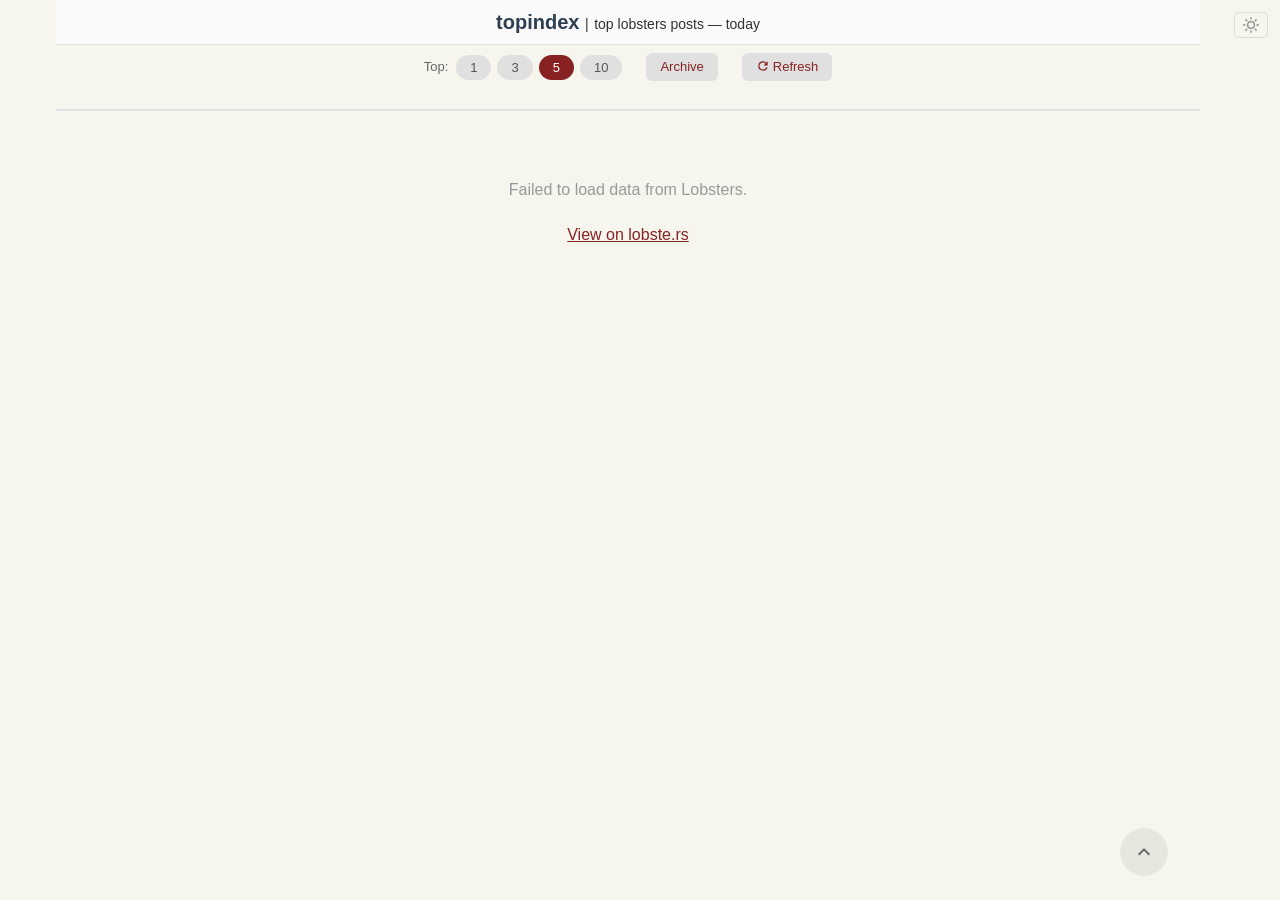
<file: lobsters/today.html>
<!DOCTYPE html>
<html lang="en">
<head>
<meta charset="UTF-8">
<meta name="viewport" content="width=device-width, initial-scale=1.0">
<link rel="icon" type="image/svg+xml" href="favicon.svg">
<link rel="stylesheet" href="style.css">
<script>!function(){var e=localStorage.getItem('ti_theme');e||(e=matchMedia('(prefers-color-scheme:dark)').matches?'dark':'light');document.documentElement.setAttribute('data-theme',e)}()</script>
<title>topindex | top lobsters posts — today</title>
<style>
.title-subtitle a { color: inherit; text-decoration: none; }
.title-subtitle a:hover { color: var(--accent); }
</style>
<script async src="https://www.googletagmanager.com/gtag/js?id=G-R2H3DBGJZJ"></script>
<script>
  window.dataLayer = window.dataLayer || [];
  function gtag(){dataLayer.push(arguments);}
  gtag('js', new Date());
  gtag('config', 'G-R2H3DBGJZJ');
</script>
</head>
<body>

<div class="title-bar">
    <h1><a href="/" class="home-link">topindex</a> <span class="title-sep">|</span> <span class="title-subtitle"><a href="./">top lobsters posts</a> — today</span></h1>
    <button class="theme-toggle" onclick="toggleTheme()" aria-label="Toggle dark mode">
        <svg class="icon-sun" xmlns="http://www.w3.org/2000/svg" viewBox="0 0 24 24" fill="none" stroke="currentColor" stroke-width="2" stroke-linecap="round" stroke-linejoin="round"><circle cx="12" cy="12" r="5"/><line x1="12" y1="1" x2="12" y2="3"/><line x1="12" y1="21" x2="12" y2="23"/><line x1="4.22" y1="4.22" x2="5.64" y2="5.64"/><line x1="18.36" y1="18.36" x2="19.78" y2="19.78"/><line x1="1" y1="12" x2="3" y2="12"/><line x1="21" y1="12" x2="23" y2="12"/><line x1="4.22" y1="19.78" x2="5.64" y2="18.36"/><line x1="18.36" y1="5.64" x2="19.78" y2="4.22"/></svg>
        <svg class="icon-moon" xmlns="http://www.w3.org/2000/svg" viewBox="0 0 24 24" fill="none" stroke="currentColor" stroke-width="2" stroke-linecap="round" stroke-linejoin="round"><path d="M21 12.79A9 9 0 1 1 11.21 3 7 7 0 0 0 21 12.79z"/></svg>
    </button>
</div>
<div class="header">
    <div class="controls">
        <div class="control-group">
            <label>Top:</label>
            <button data-topn="1" onclick="setTopN(1)">1</button>
            <button data-topn="3" onclick="setTopN(3)">3</button>
            <button data-topn="5" class="active" onclick="setTopN(5)">5</button>
            <button data-topn="10" onclick="setTopN(10)">10</button>
        </div>
        <a href="index.html" class="nav-link" title="Historical archive">Archive</a>
        <a href="javascript:void(0)" class="nav-link" onclick="forceRefresh()" title="Force refresh data"><svg xmlns="http://www.w3.org/2000/svg" width="14" height="14" viewBox="0 0 24 24" fill="currentColor" style="vertical-align:-2px;margin-right:3px"><path d="M17.65 6.35A7.96 7.96 0 0 0 12 4a8 8 0 1 0 7.73 10h-2.08A5.99 5.99 0 0 1 12 18a6 6 0 1 1 4.22-10.22L13 11h7V4z"/></svg>Refresh</a>
    </div>
    <div class="last-updated" id="last-updated"></div>
</div>
<div id="loading" style="display:none">Loading...</div>
<div id="content"></div>

<button class="back-to-top" onclick="window.scrollTo({top:0,behavior:'smooth'})" title="Back to top">
    <svg viewBox="0 0 24 24"><path d="M7.41 15.41L12 10.83l4.59 4.58L18 14l-6-6-6 6z"/></svg>
</button>

<div class="tooltip" id="tooltip"></div>

<script>
let currentTopN = 5;
let currentSort = 'score';
let todayStories = [];
let weekStories = [];
const VALID_SORTS = ['score', 'comments', 'date'];
const CACHE_KEY = 'lob_today_cache';
const CACHE_TTL = 6 * 60 * 60 * 1000;
let lastFetchTime = null;
let usedCache = false;

function getCachedStories() {
    try {
        const raw = localStorage.getItem(CACHE_KEY);
        if (!raw) return null;
        const cached = JSON.parse(raw);
        if (Date.now() - cached.timestamp > CACHE_TTL) return null;
        return cached;
    } catch (e) {
        return null;
    }
}

function cacheStories(today, week) {
    try {
        localStorage.setItem(CACHE_KEY, JSON.stringify({
            today: today,
            week: week,
            timestamp: Date.now()
        }));
    } catch (e) {}
}

/* Theme */
function initTheme() {
    const saved = localStorage.getItem('ti_theme');
    if (saved) {
        document.documentElement.dataset.theme = saved;
    } else {
        const prefersDark = window.matchMedia('(prefers-color-scheme: dark)').matches;
        document.documentElement.dataset.theme = prefersDark ? 'dark' : 'light';
    }
}

function toggleTheme() {
    const html = document.documentElement;
    const isDark = html.dataset.theme === 'dark';
    html.dataset.theme = isDark ? 'light' : 'dark';
    localStorage.setItem('ti_theme', html.dataset.theme);
}

initTheme();

/* Helpers */
function escapeHtml(str) {
    if (!str) return '';
    return str.replace(/&/g,'&amp;').replace(/</g,'&lt;').replace(/>/g,'&gt;').replace(/"/g,'&quot;');
}

function extractDomain(url) {
    if (!url) return '';
    try {
        let d = url.replace(/^https?:\/\//, '').split('/')[0];
        return d.replace(/^www\./, '');
    } catch(e) {
        return '';
    }
}

function isLobstersUrl(url) {
    if (!url) return false;
    return url.indexOf('lobste.rs') !== -1;
}

function openAllLinks(sectionId, linkType) {
    const section = document.getElementById(sectionId);
    if (!section) return;
    const links = section.querySelectorAll('a[data-link="' + linkType + '"]');
    const visited = JSON.parse(localStorage.getItem('lob_visited') || '{}');
    let changed = false;
    links.forEach(a => {
        window.open(a.href, '_blank');
        a.classList.add('visited');
        visited[a.href] = true;
        changed = true;
    });
    if (changed) localStorage.setItem('lob_visited', JSON.stringify(visited));
}

function timeAgo(dateStr) {
    const now = Date.now();
    const then = new Date(dateStr.replace(' ', 'T')).getTime();
    const diff = Math.floor((now - then) / 1000);
    if (diff < 60) return diff + 's ago';
    if (diff < 3600) return Math.floor(diff / 60) + 'm ago';
    if (diff < 86400) return Math.floor(diff / 3600) + 'h ago';
    return Math.floor(diff / 86400) + 'd ago';
}

function renderTags(tags) {
    if (!tags || tags.length === 0) return '';
    let html = ' ';
    for (const tag of tags) {
        const tagName = typeof tag === 'string' ? tag : tag.tag || tag;
        if (!tagName) continue;
        html += '<a class="tag-pill" href="https://lobste.rs/t/' + encodeURIComponent(tagName) + '" target="_blank">' + escapeHtml(tagName) + '</a>';
    }
    return html;
}

/* Data */
const LOBSTERS_DAY_URL = 'https://lobste.rs/top/1d';
const LOBSTERS_WEEK_URL = 'https://lobste.rs/top/1w';
const CORS_PROXIES = [
    url => 'https://api.allorigins.win/raw?url=' + encodeURIComponent(url),
    url => 'https://api.codetabs.com/v1/proxy?quest=' + encodeURIComponent(url),
];

async function fetchHtml(url) {
    try {
        const resp = await fetch(url);
        if (!resp.ok) throw new Error(resp.status);
        return await resp.text();
    } catch (e) {
        for (const proxy of CORS_PROXIES) {
            try {
                const resp = await fetch(proxy(url));
                if (resp.ok) return await resp.text();
            } catch (_) {}
        }
        throw new Error('All proxies failed for ' + url);
    }
}

function parseStories(html) {
    const doc = new DOMParser().parseFromString(html, 'text/html');
    return Array.from(doc.querySelectorAll('.story')).map(li => {
        const score = parseInt(li.querySelector('.voters a')?.textContent?.trim()) || 0;
        const titleEl = li.querySelector('.u-url');
        const title = titleEl?.textContent?.trim() || '';
        let url = titleEl?.getAttribute('href') || '';
        if (url.startsWith('/')) url = 'https://lobste.rs' + url;

        const tags = Array.from(li.querySelectorAll('.tag')).map(t => t.textContent.trim());
        const user = li.querySelector('.u-author')?.textContent?.trim() || '';

        const timeEl = li.querySelector('time');
        const created_at = timeEl?.getAttribute('title') || '';

        const commentsEl = li.querySelector('.comments_label a[href]');
        const commentsText = commentsEl?.textContent?.trim() || '0';
        const comments_count = parseInt(commentsText) || 0;
        let comments_url = commentsEl?.getAttribute('href') || '';
        if (comments_url.startsWith('/')) comments_url = 'https://lobste.rs' + comments_url;

        return { title, url, score, comments_count, comments_url, username: user, created_at, tags };
    });
}

async function fetchStories(bypassCache) {
    if (!bypassCache) {
        const cached = getCachedStories();
        if (cached) {
            todayStories = cached.today;
            weekStories = cached.week;
            lastFetchTime = cached.timestamp;
            usedCache = true;
            updateLastUpdated();
            render();
            return;
        }
    }

    const loadingEl = document.getElementById('loading');
    loadingEl.style.display = 'block';

    const [dayResult, weekResult] = await Promise.allSettled([
        fetchHtml(LOBSTERS_DAY_URL).then(parseStories),
        fetchHtml(LOBSTERS_WEEK_URL).then(parseStories)
    ]);

    if (dayResult.status === 'fulfilled') todayStories = dayResult.value;
    if (weekResult.status === 'fulfilled') weekStories = weekResult.value;

    loadingEl.style.display = 'none';

    if (todayStories.length === 0 && weekStories.length === 0) {
        document.getElementById('content').innerHTML =
            '<p style="text-align:center;color:var(--text-faint);padding:40px;">Failed to load data from Lobsters.<br><br><a href="https://lobste.rs/top/1d" target="_blank" style="color:var(--accent)">View on lobste.rs</a></p>';
        return;
    }

    cacheStories(todayStories, weekStories);
    lastFetchTime = Date.now();
    usedCache = false;
    updateLastUpdated();
    render();
}

function forceRefresh() {
    localStorage.removeItem(CACHE_KEY);
    fetchStories(true);
}

function formatUpdatedTime() {
    const now = new Date();
    const h = now.getHours();
    const m = String(now.getMinutes()).padStart(2, '0');
    const ampm = h >= 12 ? 'PM' : 'AM';
    const h12 = h % 12 || 12;
    return h12 + ':' + m + ' ' + ampm;
}

function updateLastUpdated() {
    const el = document.getElementById('last-updated');
    if (!el) return;
    const time = lastFetchTime ? new Date(lastFetchTime) : new Date();
    const h = time.getHours();
    const m = String(time.getMinutes()).padStart(2, '0');
    const ampm = h >= 12 ? 'PM' : 'AM';
    const h12 = h % 12 || 12;
    const timeStr = h12 + ':' + m + ' ' + ampm;
    el.textContent = 'Updated ' + timeStr;
}

/* Sort & Filter */
function sortStories(items) {
    const sorted = items.slice();
    if (currentSort === 'comments') {
        sorted.sort((a, b) => b.comments_count - a.comments_count);
    } else if (currentSort === 'date') {
        sorted.sort((a, b) => new Date(b.created_at) - new Date(a.created_at));
    } else {
        sorted.sort((a, b) => b.score - a.score);
    }
    return sorted;
}

function setTopN(n) {
    currentTopN = n;
    document.querySelectorAll('[data-topn]').forEach(b => {
        b.classList.toggle('active', parseInt(b.dataset.topn) === n);
    });
    render();
}

function setSort(key) {
    if (VALID_SORTS.includes(key)) {
        currentSort = key;
        render();
    }
}

function sortArrow(key) {
    return currentSort === key ? ' \u25BC' : '';
}

/* Render */
function renderSection(sectionId, label, items) {
    const topItems = sortStories(items).slice(0, currentTopN);
    let html = '<div class="year-section"><details open id="' + sectionId + '"><summary><span class="year-label">' + escapeHtml(label) + '</span></summary>';
    html += '<div class="mobile-actions">';
    html += '<button onclick="openAllLinks(\'' + sectionId + '\', \'lob\')">open all lobsters</button>';
    html += '<button onclick="openAllLinks(\'' + sectionId + '\', \'ext\')">open all links</button>';
    html += '<button onclick="openAllLinks(\'' + sectionId + '\', \'arc\')">open all archives</button>';
    html += '</div>';
    html += '<table>';
    html += '<thead><tr>';
    html += '<th class="col-score sortable' + (currentSort === 'score' ? ' sort-active' : '') + '" onclick="setSort(\'score\')">points' + sortArrow('score') + '</th>';
    html += '<th class="col-comments sortable' + (currentSort === 'comments' ? ' sort-active' : '') + '" onclick="setSort(\'comments\')"><span class="th-label">cmts' + sortArrow('comments') + '</span> <span class="open-all" onclick="event.stopPropagation();openAllLinks(\'' + sectionId + '\', \'lob\')">open all</span></th>';
    html += '<th><span class="open-all" onclick="openAllLinks(\'' + sectionId + '\', \'ext\')">open all</span></th>';
    html += '<th class="col-archived"><span class="open-all" onclick="openAllLinks(\'' + sectionId + '\', \'arc\')">open all</span></th>';
    html += '<th class="col-user"></th>';
    html += '<th class="col-date sortable' + (currentSort === 'date' ? ' sort-active' : '') + '" onclick="setSort(\'date\')">date' + sortArrow('date') + '</th>';
    html += '<th class="col-when">when</th>';
    html += '</tr></thead><tbody>';

    for (const item of topItems) {
        const lobUrl = item.comments_url;
        const domain = extractDomain(item.url);
        const articleUrl = item.url || lobUrl;
        const title = escapeHtml(item.title);
        const archivedUrl = (item.url && !isLobstersUrl(item.url)) ? 'https://web.archive.org/web/0/' + item.url : '';
        const user = item.username || '';
        const userUrl = user ? 'https://lobste.rs/~' + encodeURIComponent(user) : '';
        const ago = timeAgo(item.created_at);

        html += '<tr class="post-row">';
        html += '<td class="col-score">' + item.score.toLocaleString() + '</td>';
        html += '<td class="col-comments"><a href="' + escapeHtml(lobUrl) + '" data-link="lob" target="_blank">' + item.comments_count.toLocaleString() + '</a></td>';
        html += '<td class="col-title"><a href="' + escapeHtml(articleUrl) + '" data-link="ext" target="_blank">' + title + '</a>';
        if (domain && !isLobstersUrl(item.url)) html += ' <span class="domain">(' + escapeHtml(domain) + ')</span>';
        html += renderTags(item.tags);
        html += '</td>';
        html += '<td class="col-archived">' + (archivedUrl ? '<a href="' + escapeHtml(archivedUrl) + '" data-link="arc" target="_blank">[archived]</a>' : '') + '</td>';
        html += '<td class="col-user">' + (user ? '<a href="' + userUrl + '" target="_blank">' + escapeHtml(user) + '</a>' : '') + '</td>';
        const postDate = item.created_at ? item.created_at.split(' ')[0] : '';
        html += '<td class="col-date">' + postDate + '</td>';
        html += '<td class="col-when">' + ago + '</td>';
        html += '</tr>';
    }

    html += '</tbody></table></details></div>';
    return html;
}

function render() {
    if (todayStories.length === 0 && weekStories.length === 0) return;

    let html = '';
    if (todayStories.length > 0) html += renderSection('section-today', 'Top Today', todayStories);
    if (weekStories.length > 0) html += renderSection('section-week', 'Top This Week', weekStories);
    document.getElementById('content').innerHTML = html;
    restoreVisitedLinks();
}

/* Visited links */
function restoreVisitedLinks() {
    const visited = JSON.parse(localStorage.getItem('lob_visited') || '{}');
    document.querySelectorAll('a[data-link="ext"], a[data-link="arc"], a[data-link="lob"]').forEach(a => {
        if (visited[a.href]) a.classList.add('visited');
    });
}
document.addEventListener('mousedown', function(e) {
    if (e.button === 2) return;
    const a = e.target.closest('a[data-link="ext"], a[data-link="arc"], a[data-link="lob"]');
    if (!a) return;
    const visited = JSON.parse(localStorage.getItem('lob_visited') || '{}');
    a.classList.add('visited');
    visited[a.href] = true;
    localStorage.setItem('lob_visited', JSON.stringify(visited));
});

/* Init */
document.addEventListener('DOMContentLoaded', function() {
    fetchStories();
});
</script>
</body>
</html>
</file>
<file: lobsters/style.css>
:root {
    --bg: #f6f6ef;
    --bg-card: #ffffff;
    --bg-card-hover: #fdf2f2;
    --bg-header: #fafafa;
    --bg-period: #f5f5f5;
    --bg-period-hover: #ececec;
    --bg-btn: #e0e0e0;
    --bg-btn-hover: #d0d0d0;
    --text: #333;
    --text-heading: #2c3e50;
    --text-secondary: #666;
    --text-muted: #888;
    --text-faint: #999;
    --text-link: #1a1a1a;
    --text-btn: #555;
    --text-period: #444;
    --text-domain: #aaa;
    --text-visited: #8e44ad;
    --text-permalink: #ccc;
    --border: #ddd;
    --border-light: #eee;
    --border-cell: #f2f2f2;
    --border-header: #e0e0e0;
    --accent: #882222;
    --accent-hover: #6b1a1a;
    --tl-tick: #d0d0d0;
    --tl-tick-year: #aaa;
    --tl-year-text: #999;
    --tooltip-bg: rgba(50,50,50,0.9);
    --shadow: rgba(0,0,0,0.2);
    --shadow-hover: rgba(0,0,0,0.25);
    --bg-fab-light: rgba(0, 0, 0, 0.06);
}
[data-theme="dark"] {
    --bg: #1a1a1a;
    --bg-card: #252525;
    --bg-card-hover: #2d2020;
    --bg-header: #2a2a2a;
    --bg-period: #2a2a2a;
    --bg-period-hover: #333;
    --bg-btn: #3a3a3a;
    --bg-btn-hover: #4a4a4a;
    --text: #e0e0e0;
    --text-heading: #f0f0f0;
    --text-secondary: #aaa;
    --text-muted: #888;
    --text-faint: #777;
    --text-link: #f0f0f0;
    --text-btn: #ddd;
    --text-period: #ccc;
    --text-domain: #777;
    --text-visited: #b86fdb;
    --text-permalink: #555;
    --border: #3a3a3a;
    --border-light: #333;
    --border-cell: #2d2d2d;
    --border-header: #3a3a3a;
    --accent: #bb4444;
    --accent-hover: #cc5555;
    --tl-tick: #555;
    --tl-tick-year: #777;
    --tl-year-text: #888;
    --tooltip-bg: rgba(30,30,30,0.95);
    --shadow: rgba(0,0,0,0.4);
    --shadow-hover: rgba(0,0,0,0.5);
    --bg-fab-light: rgba(255, 255, 255, 0.08);
}

* { margin: 0; padding: 0; box-sizing: border-box; }

body {
    font-family: -apple-system, BlinkMacSystemFont, "Segoe UI", Roboto, Helvetica, Arial, sans-serif;
    max-width: 1200px;
    margin: 0 auto;
    padding: 0 40px 80px 16px;
    color: var(--text);
    line-height: 1.4;
    background-color: var(--bg);
}

/* Title bar */
.title-bar {
    display: flex;
    align-items: center;
    justify-content: center;
    padding: 8px 16px;
    margin-bottom: 8px;
    background: var(--bg-header);
    border-bottom: 1px solid var(--border-header);
}
.title-bar h1 {
    font-size: 20px;
    color: var(--text-heading);
    font-weight: 700;
    margin: 0;
}

/* Header */
.header {
    text-align: center;
    margin-bottom: 28px;
    padding-bottom: 20px;
    border-bottom: 2px solid var(--border-header);
}
.home-link {
    color: inherit;
    text-decoration: none;
}
.home-link:hover {
    color: var(--accent);
}
.title-sep {
    font-weight: 400;
    color: var(--text);
    font-size: 14px;
}
.title-subtitle {
    font-weight: 400;
    color: var(--text);
    font-size: 14px;
}
.theme-toggle {
    position: fixed;
    top: 12px;
    right: 12px;
    z-index: 1000;
    background: var(--bg);
    border: 1px solid var(--border);
    border-radius: 4px;
    cursor: pointer;
    padding: 4px 8px;
    display: flex;
    align-items: center;
    justify-content: center;
    color: var(--text-muted);
    transition: all 0.15s;
}
.theme-toggle:hover {
    border-color: var(--accent);
    color: var(--accent);
}
.theme-toggle svg {
    width: 16px;
    height: 16px;
}
[data-theme="light"] .icon-moon,
[data-theme="dark"] .icon-sun {
    display: none;
}
[data-theme="light"] .icon-sun,
[data-theme="dark"] .icon-moon {
    display: block;
}
.nav-link {
    font-size: 13px;
    font-weight: 500;
    color: var(--accent);
    text-decoration: none;
    padding: 5px 14px;
    background: var(--bg-btn);
    border-radius: 6px;
}
.nav-link:hover {
    background: var(--bg-btn-hover);
    text-decoration: none;
}
.last-updated {
    font-size: 11px;
    color: var(--text-muted);
    margin-top: 8px;
}

/* Controls */
.controls {
    display: flex;
    align-items: center;
    justify-content: center;
    gap: 24px;
    flex-wrap: wrap;
}
.control-group {
    display: flex;
    align-items: center;
    gap: 6px;
}
.control-group label {
    font-size: 13px;
    color: var(--text-secondary);
    font-weight: 500;
    margin-right: 2px;
}
.control-group button {
    background-color: var(--bg-btn);
    color: var(--text-btn);
    border: none;
    border-radius: 16px;
    padding: 5px 14px;
    cursor: pointer;
    font-size: 13px;
    font-weight: 500;
    transition: all 0.15s ease;
}
.control-group button:hover {
    background-color: var(--bg-btn-hover);
}
.control-group button.active {
    background-color: var(--accent);
    color: white;
}

/* Year sections */
.year-section {
    margin-bottom: 16px;
}
.year-section > details {
    border: 1px solid var(--border);
    border-radius: 6px;
    background: var(--bg-card);
}
.year-section > details > summary {
    background: transparent;
    padding: 10px 14px;
    font-weight: 600;
    font-size: 15px;
    cursor: pointer;
    list-style: none;
    display: flex;
    align-items: center;
    gap: 8px;
    user-select: none;
    touch-action: manipulation;
}
.year-section > details > summary::-webkit-details-marker { display: none; }
.year-section > details > summary .year-label {
    background: var(--accent);
    color: white;
    padding: 4px 12px;
    border-radius: 4px;
    display: inline-block;
}
.year-section > details > summary::before {
    content: '\25B6';
    font-size: 10px;
    color: var(--accent);
    transition: transform 0.2s ease;
    display: inline-block;
}
.year-section > details[open] > summary::before {
    transform: rotate(90deg);
}
.year-section > details > summary:hover .year-label {
    background: var(--accent-hover);
}

/* Period sections */
.period-section {
    margin: 8px 10px;
}
.period-section > details {
    border: 1px solid var(--border-light);
    border-radius: 5px;
}
.period-section > details > summary {
    background: var(--bg-period);
    padding: 8px 12px;
    font-size: 14px;
    font-weight: 500;
    color: var(--text-period);
    cursor: pointer;
    list-style: none;
    display: flex;
    align-items: center;
    gap: 8px;
    user-select: none;
    touch-action: manipulation;
}
.period-section > details > summary::-webkit-details-marker { display: none; }
.period-section > details > summary::before {
    content: '\25B6';
    font-size: 9px;
    color: var(--accent);
    transition: transform 0.2s ease;
    display: inline-block;
}
.period-section > details[open] > summary::before {
    transform: rotate(90deg);
}
.period-section > details > summary:hover {
    background: var(--bg-period-hover);
}

/* Tables */
table {
    width: 100%;
    border-collapse: collapse;
    font-size: 13px;
}
thead th {
    background: var(--bg-header);
    padding: 6px 8px;
    text-align: left;
    font-weight: 500;
    color: var(--text-muted);
    font-size: 11px;
    letter-spacing: 0.3px;
    border-bottom: 1px solid var(--border-light);
    white-space: nowrap;
}
thead th .open-all {
    font-size: 10px;
    color: var(--text-faint);
    text-transform: none;
    letter-spacing: 0;
    cursor: pointer;
    margin-left: 4px;
    font-weight: normal;
}
thead th .open-all:hover {
    color: var(--accent);
    text-decoration: underline;
}
thead th.sortable {
    cursor: pointer;
    user-select: none;
}
thead th.sortable:hover {
    color: var(--accent);
}
thead th.sort-active {
    color: var(--accent);
}
thead th .th-label {
    cursor: pointer;
}
tbody td {
    padding: 5px 8px;
    border-bottom: 1px solid var(--border-cell);
    vertical-align: top;
}
tbody tr:last-child td {
    border-bottom: none;
}
tbody tr:hover {
    background: var(--bg-card-hover);
}
.col-score {
    width: 55px;
    text-align: right;
    font-variant-numeric: tabular-nums;
    color: var(--text-secondary);
    font-weight: 500;
}
.col-comments {
    width: 70px;
    font-variant-numeric: tabular-nums;
}
.col-comments a {
    color: var(--accent);
    text-decoration: none;
}
.col-comments a:hover {
    text-decoration: underline;
}
.col-title a {
    color: var(--text-link);
    text-decoration: none;
}
.col-title a:hover {
    text-decoration: underline;
}
.col-title a.visited {
    color: var(--text-visited);
}
.col-archived a.visited {
    color: var(--text-visited);
}
.col-comments a.visited {
    color: var(--text-visited);
}
.col-archived {
    width: 65px;
}
.col-archived a {
    color: var(--text-faint);
    text-decoration: none;
    font-size: 12px;
}
.col-archived a:hover {
    color: var(--accent);
}
.col-user {
    width: 90px;
    font-size: 12px;
    white-space: nowrap;
    overflow: hidden;
    text-overflow: ellipsis;
    max-width: 90px;
}
.col-user a {
    color: var(--text-secondary);
    text-decoration: none;
}
.col-user a:hover {
    color: var(--accent);
}
.col-date {
    width: 80px;
    font-size: 12px;
    color: var(--text-muted);
    white-space: nowrap;
}
.col-title .domain {
    color: var(--text-domain);
    font-size: 11px;
    margin-left: 4px;
}

/* Tag Filters */
.tag-filters {
    padding: 12px 0;
    margin-top: 8px;
}
.tag-search-bar {
    display: flex;
    align-items: center;
    gap: 8px;
    margin-bottom: 8px;
}
.tag-search-bar label {
    font-size: 13px;
    color: var(--text-secondary);
    font-weight: 500;
    flex-shrink: 0;
}
.tag-search-input {
    flex: 1;
    padding: 6px 10px;
    font-size: 13px;
    font-family: inherit;
    color: var(--text);
    background: var(--bg-card);
    border: 1px solid var(--border);
    border-radius: 6px;
    outline: none;
    transition: border-color 0.15s;
}
.tag-search-input:focus {
    border-color: var(--accent);
}
.tag-search-input::placeholder {
    color: var(--text-faint);
    font-size: 12px;
}
.tag-go-btn {
    background: var(--accent);
    color: white;
    border: none;
    border-radius: 6px;
    padding: 6px 14px;
    font-size: 13px;
    font-weight: 500;
    cursor: pointer;
    transition: background 0.15s;
    flex-shrink: 0;
}
.tag-go-btn:hover {
    background: var(--accent-hover);
}
.tag-error {
    font-size: 12px;
    color: var(--accent);
    flex-shrink: 0;
}
.tag-suggestions {
    display: flex;
    align-items: center;
    gap: 4px;
    flex-wrap: wrap;
}
.tag-filter-btn {
    background: var(--bg-btn);
    color: var(--text-btn);
    border: none;
    border-radius: 16px;
    padding: 4px 10px;
    cursor: pointer;
    font-size: 12px;
    font-weight: 500;
    transition: all 0.15s ease;
    white-space: nowrap;
}
.tag-filter-btn:hover {
    background: var(--bg-btn-hover);
}
.tag-filter-btn .tag-count {
    font-size: 10px;
    opacity: 0.7;
    margin-left: 2px;
}
.tag-filter-btn.clear-tags {
    background: transparent;
    color: var(--text-muted);
    text-decoration: underline;
    padding: 4px 6px;
    font-size: 11px;
}
.tag-filter-btn.clear-tags:hover {
    color: var(--accent);
}

/* Tags */
.tag-pill {
    display: inline-block;
    background: var(--bg-btn);
    color: var(--text-secondary);
    padding: 1px 6px;
    border-radius: 10px;
    font-size: 10px;
    margin-right: 2px;
    text-decoration: none;
    white-space: nowrap;
}
.tag-pill:hover {
    background: var(--accent);
    color: white;
}

/* Timeline sidebar */
#timeline {
    position: fixed;
    right: 18px;
    top: 50%;
    transform: translateY(-50%);
    z-index: 999;
    display: flex;
    flex-direction: column;
    align-items: flex-end;
    max-height: 85vh;
    overflow-y: auto;
    overflow-x: visible;
    padding: 4px 0;
    scrollbar-width: none;
}
#timeline::-webkit-scrollbar {
    display: none;
}
.tl-item {
    position: relative;
    cursor: pointer;
    display: flex;
    align-items: center;
    justify-content: flex-end;
    padding: 1px 0;
}
#timeline.tl-yearly .tl-item {
    padding: 4px 0;
}
#timeline.tl-yearly .tl-year-text {
    font-size: 11px;
}
#timeline.tl-yearly .tl-tick {
    width: 16px;
    height: 3px;
}
.tl-tick {
    width: 12px;
    height: 2px;
    border-radius: 1px;
    background: var(--tl-tick);
    transition: all 0.15s ease;
    flex-shrink: 0;
}
.tl-item.tl-year-start .tl-tick {
    width: 18px;
    height: 2px;
    background: var(--tl-tick-year);
}
.tl-item:hover .tl-tick {
    background: var(--accent);
    width: 20px;
    height: 3px;
}
.tl-item.active .tl-tick {
    background: var(--accent);
    width: 18px;
    height: 3px;
}
.tl-year-text {
    font-size: 10px;
    font-weight: 600;
    color: var(--tl-year-text);
    white-space: nowrap;
    user-select: none;
    margin-right: 4px;
}
.tl-item.active .tl-year-text {
    color: var(--accent);
}
#tl-tooltip {
    position: fixed;
    background: var(--tooltip-bg);
    color: white;
    padding: 3px 8px;
    border-radius: 3px;
    font-size: 11px;
    white-space: nowrap;
    pointer-events: none;
    opacity: 0;
    transition: opacity 0.12s ease;
    user-select: none;
    backdrop-filter: blur(4px);
    z-index: 1000;
}
#tl-tooltip.visible {
    opacity: 1;
}
#tl-tooltip::after {
    content: '';
    position: absolute;
    right: -4px;
    top: 50%;
    transform: translateY(-50%);
    border-left: 4px solid var(--tooltip-bg);
    border-top: 4px solid transparent;
    border-bottom: 4px solid transparent;
}

/* FAB - Floating Action Button */
.fab {
    position: fixed;
    bottom: 24px;
    right: 56px;
    width: 48px;
    height: 48px;
    border-radius: 50%;
    background: var(--accent);
    color: white;
    border: none;
    cursor: pointer;
    box-shadow: 0 2px 8px var(--shadow);
    font-size: 20px;
    display: flex;
    align-items: center;
    justify-content: center;
    transition: all 0.2s ease;
    z-index: 1000;
}
.back-to-top {
    position: fixed;
    bottom: 24px;
    right: 112px;
    width: 48px;
    height: 48px;
    border-radius: 50%;
    background: var(--bg-fab-light);
    color: var(--text-secondary);
    border: none;
    cursor: pointer;
    display: flex;
    align-items: center;
    justify-content: center;
    transition: color 0.2s ease;
    z-index: 1000;
}
.back-to-top:hover {
    color: var(--accent);
}
.back-to-top svg {
    width: 24px;
    height: 24px;
    fill: currentColor;
}
.fab:hover {
    background: var(--accent-hover);
    box-shadow: 0 4px 12px var(--shadow-hover);
    transform: scale(1.05);
}
.fab svg {
    width: 22px;
    height: 22px;
    fill: white;
}

/* Tooltip */
.tooltip {
    position: fixed;
    background: var(--tooltip-bg);
    color: white;
    padding: 6px 10px;
    border-radius: 4px;
    font-size: 12px;
    pointer-events: none;
    z-index: 1001;
    opacity: 0;
    transition: opacity 0.2s;
}
.tooltip.show { opacity: 1; }

/* Permalink */
.permalink {
    opacity: 0;
    transition: opacity 0.15s;
    font-size: 11px;
    color: var(--text-permalink);
    cursor: pointer;
    margin-left: 6px;
}
summary:hover .permalink {
    opacity: 1;
}
.permalink:hover {
    color: var(--accent);
}

/* Loading indicator */
#loading {
    text-align: center;
    padding: 80px 20px;
    color: var(--text-muted);
    font-size: 16px;
}

/* "When" column (today.html only) */
.col-when {
    width: 65px;
    font-size: 12px;
    color: var(--text-muted);
    white-space: nowrap;
}

/* Mobile-actions (hidden on desktop) */
.mobile-actions {
    display: none;
}

/* Responsive — Mobile Card Layout */
@media (max-width: 768px) {

    .title-bar { position: sticky; top: 0; z-index: 100; background: var(--bg-header); }
    .controls { gap: 12px; }
    body { padding: 0 12px 80px 12px; }

    /* --- Hide timeline on mobile --- */
    #timeline { display: none !important; }
    #tl-tooltip { display: none !important; }

    /* --- FAB & back-to-top --- */
    .fab { bottom: 16px; right: 16px; width: 44px; height: 44px; }
    .back-to-top { bottom: 16px; right: 68px; width: 44px; height: 44px; }

    /* --- Mobile-actions pill buttons --- */
    .mobile-actions {
        display: flex;
        gap: 8px;
        padding: 8px 4px;
        flex-wrap: wrap;
    }
    .mobile-actions button {
        background: var(--bg-btn);
        color: var(--text-btn);
        border: none;
        border-radius: 16px;
        padding: 5px 14px;
        font-size: 12px;
        font-weight: 500;
        cursor: pointer;
        transition: all 0.15s ease;
    }
    .mobile-actions button:hover,
    .mobile-actions button:active {
        background: var(--bg-btn-hover);
    }

    /* --- Hide table header --- */
    thead { display: none; }

    /* --- Table to block layout --- */
    table { display: block; font-size: 14px; }
    tbody { display: block; }

    /* --- Card rows --- */
    .post-row {
        display: flex;
        flex-wrap: wrap;
        align-items: baseline;
        padding: 12px 14px;
        margin: 8px 0;
        background: var(--bg-card);
        border: 1px solid var(--border-light);
        border-radius: 8px;
        box-shadow: 0 1px 3px rgba(0,0,0,0.04);
    }
    .post-row:hover {
        background: var(--bg-card-hover);
    }

    /* Reset td defaults for card */
    .post-row td {
        display: inline;
        padding: 0;
        border: none;
        width: auto;
        max-width: none;
        vertical-align: baseline;
    }

    /* --- Line 1: Title (full width) --- */
    .post-row .col-title {
        display: block;
        width: 100%;
        order: 1;
        font-size: 15px;
        line-height: 1.4;
        margin-bottom: 6px;
    }
    .post-row .col-title a {
        font-weight: 500;
    }
    .post-row .col-title .domain {
        font-size: 12px;
    }

    /* --- Line 2: Score pts · Comments · Date --- */
    .post-row .col-score {
        order: 2;
        font-size: 12px;
        color: var(--text-muted);
        text-align: left;
        width: auto;
        font-weight: 500;
    }
    .post-row .col-score::after {
        content: ' pts \00b7 ';
        font-weight: 400;
        color: var(--text-muted);
    }

    .post-row .col-comments {
        order: 3;
        font-size: 12px;
        width: auto;
    }
    .post-row .col-comments a {
        color: var(--accent);
        text-decoration: none;
    }
    .post-row .col-comments::after {
        content: ' comments \00b7 ';
        color: var(--text-muted);
        font-size: 12px;
    }

    .post-row .col-date {
        order: 4;
        font-size: 12px;
        color: var(--text-muted);
        width: auto;
        white-space: nowrap;
    }
    .post-row .col-date::after {
        content: ' \00b7 ';
        color: var(--text-muted);
    }

    /* --- Line 2 continued: "when" column (today.html) --- */
    .post-row .col-when {
        order: 5;
        font-size: 12px;
        color: var(--text-muted);
        width: auto;
    }
    .post-row .col-when::after {
        content: ' \00b7 ';
        color: var(--text-muted);
    }

    /* --- Line 2 continued: Username (inline after date) --- */
    .post-row .col-user {
        order: 6;
        font-size: 12px;
        color: var(--text-muted);
        overflow: visible;
        white-space: normal;
        max-width: none;
    }
    .post-row .col-user:not(:empty)::after {
        content: ' \00b7 ';
        color: var(--text-muted);
    }

    /* --- [archived] inline after user --- */
    .post-row .col-archived {
        order: 7;
        font-size: 12px;
        width: auto;
    }
    .post-row .col-archived a {
        font-size: 12px;
        color: var(--text-faint);
    }

    /* --- Sections spacing --- */
    .period-section { margin: 4px 6px; }
    .year-section { margin-bottom: 12px; }

    /* --- Fix iOS Safari double-tap on details/summary --- */
    .permalink {
        display: none;
    }

    /* --- Fix collapsed <details> showing empty space --- */
    details:not([open]) > table,
    details:not([open]) > .mobile-actions {
        display: none;
    }

    /* --- Tags wrap on mobile --- */
    .tag-pill {
        margin-bottom: 2px;
    }
}

[data-theme="dark"] .post-row {
    box-shadow: 0 1px 3px rgba(0,0,0,0.2);
}
</file>
<file: hackernews/style.css>
:root {
    --bg: #f6f6ef;
    --bg-card: #ffffff;
    --bg-card-hover: #fdf6ef;
    --bg-header: #fafafa;
    --bg-period: #f5f5f5;
    --bg-period-hover: #ececec;
    --bg-btn: #e0e0e0;
    --bg-btn-hover: #d0d0d0;
    --text: #333;
    --text-heading: #2c3e50;
    --text-secondary: #666;
    --text-muted: #888;
    --text-faint: #999;
    --text-link: #1a1a1a;
    --text-btn: #555;
    --text-period: #444;
    --text-domain: #aaa;
    --text-visited: #8e44ad;
    --text-permalink: #ccc;
    --border: #ddd;
    --border-light: #eee;
    --border-cell: #f2f2f2;
    --border-header: #e0e0e0;
    --accent: #ff6600;
    --accent-hover: #e85d00;
    --tl-tick: #d0d0d0;
    --tl-tick-year: #aaa;
    --tl-year-text: #999;
    --tooltip-bg: rgba(50,50,50,0.9);
    --shadow: rgba(0,0,0,0.2);
    --shadow-hover: rgba(0,0,0,0.25);
    --bg-fab-light: rgba(0, 0, 0, 0.06);
}
[data-theme="dark"] {
    --bg: #1a1a1a;
    --bg-card: #252525;
    --bg-card-hover: #2d2520;
    --bg-header: #2a2a2a;
    --bg-period: #2a2a2a;
    --bg-period-hover: #333;
    --bg-btn: #3a3a3a;
    --bg-btn-hover: #4a4a4a;
    --text: #e0e0e0;
    --text-heading: #f0f0f0;
    --text-secondary: #aaa;
    --text-muted: #888;
    --text-faint: #777;
    --text-link: #f0f0f0;
    --text-btn: #ddd;
    --text-period: #ccc;
    --text-domain: #777;
    --text-visited: #b86fdb;
    --text-permalink: #555;
    --border: #3a3a3a;
    --border-light: #333;
    --border-cell: #2d2d2d;
    --border-header: #3a3a3a;
    --accent: #ff7722;
    --accent-hover: #ff8833;
    --tl-tick: #555;
    --tl-tick-year: #777;
    --tl-year-text: #888;
    --tooltip-bg: rgba(30,30,30,0.95);
    --shadow: rgba(0,0,0,0.4);
    --shadow-hover: rgba(0,0,0,0.5);
    --bg-fab-light: rgba(255, 255, 255, 0.08);
}

* { margin: 0; padding: 0; box-sizing: border-box; }

body {
    font-family: -apple-system, BlinkMacSystemFont, "Segoe UI", Roboto, Helvetica, Arial, sans-serif;
    max-width: 1200px;
    margin: 0 auto;
    padding: 0 40px 80px 16px;
    color: var(--text);
    line-height: 1.4;
    background-color: var(--bg);
}

/* Title bar */
.title-bar {
    display: flex;
    align-items: center;
    justify-content: center;
    padding: 8px 16px;
    margin-bottom: 8px;
    background: var(--bg-header);
    border-bottom: 1px solid var(--border-header);
}
.title-bar h1 {
    font-size: 20px;
    color: var(--text-heading);
    font-weight: 700;
    margin: 0;
}

/* Header */
.header {
    text-align: center;
    margin-bottom: 28px;
    padding-bottom: 20px;
    border-bottom: 2px solid var(--border-header);
}
.home-link {
    color: inherit;
    text-decoration: none;
}
.home-link:hover {
    color: var(--accent);
}
.title-sep {
    font-weight: 400;
    color: var(--text);
    font-size: 14px;
}
.title-subtitle {
    font-weight: 400;
    color: var(--text);
    font-size: 14px;
}
.theme-toggle {
    position: fixed;
    top: 12px;
    right: 12px;
    z-index: 1000;
    background: var(--bg);
    border: 1px solid var(--border);
    border-radius: 4px;
    cursor: pointer;
    padding: 4px 8px;
    display: flex;
    align-items: center;
    justify-content: center;
    color: var(--text-muted);
    transition: all 0.15s;
}
.theme-toggle:hover {
    border-color: var(--accent);
    color: var(--accent);
}
.theme-toggle svg {
    width: 16px;
    height: 16px;
}
[data-theme="light"] .icon-moon,
[data-theme="dark"] .icon-sun {
    display: none;
}
[data-theme="light"] .icon-sun,
[data-theme="dark"] .icon-moon {
    display: block;
}
.nav-link {
    font-size: 13px;
    font-weight: 500;
    color: var(--accent);
    text-decoration: none;
    padding: 5px 14px;
    background: var(--bg-btn);
    border-radius: 6px;
}
.nav-link:hover {
    background: var(--bg-btn-hover);
    text-decoration: none;
}
.nav-link:disabled {
    cursor: default;
    opacity: 0.7;
}
.last-updated {
    font-size: 11px;
    color: var(--text-muted);
    margin-top: 8px;
}

/* Controls */
.controls {
    display: flex;
    align-items: center;
    justify-content: center;
    gap: 24px;
    flex-wrap: wrap;
}
.control-group {
    display: flex;
    align-items: center;
    gap: 6px;
}
.control-group label {
    font-size: 13px;
    color: var(--text-secondary);
    font-weight: 500;
    margin-right: 2px;
}
.control-group button {
    background-color: var(--bg-btn);
    color: var(--text-btn);
    border: none;
    border-radius: 16px;
    padding: 5px 14px;
    cursor: pointer;
    font-size: 13px;
    font-weight: 500;
    transition: all 0.15s ease;
}
.control-group button:hover {
    background-color: var(--bg-btn-hover);
}
.control-group button.active {
    background-color: var(--accent);
    color: white;
}

/* Year sections */
.year-section {
    margin-bottom: 16px;
}
.year-section > details {
    border: 1px solid var(--border);
    border-radius: 6px;
    background: var(--bg-card);
}
.year-section > details > summary {
    background: transparent;
    padding: 10px 14px;
    font-weight: 600;
    font-size: 15px;
    cursor: pointer;
    list-style: none;
    display: flex;
    align-items: center;
    gap: 8px;
    user-select: none;
    touch-action: manipulation;
}
.year-section > details > summary::-webkit-details-marker { display: none; }
.year-section > details > summary .year-label {
    background: var(--accent);
    color: white;
    padding: 4px 12px;
    border-radius: 4px;
    display: inline-block;
}
.year-section > details > summary::before {
    content: '\25B6';
    font-size: 10px;
    color: var(--accent);
    transition: transform 0.2s ease;
    display: inline-block;
}
.year-section > details[open] > summary::before {
    transform: rotate(90deg);
}
.year-section > details > summary:hover .year-label {
    background: var(--accent-hover);
}

/* Period sections */
.period-section {
    margin: 8px 10px;
}
.period-section > details {
    border: 1px solid var(--border-light);
    border-radius: 5px;
}
.period-section > details > summary {
    background: var(--bg-period);
    padding: 8px 12px;
    font-size: 14px;
    font-weight: 500;
    color: var(--text-period);
    cursor: pointer;
    list-style: none;
    display: flex;
    align-items: center;
    gap: 8px;
    user-select: none;
    touch-action: manipulation;
}
.period-section > details > summary::-webkit-details-marker { display: none; }
.period-section > details > summary::before {
    content: '\25B6';
    font-size: 9px;
    color: var(--accent);
    transition: transform 0.2s ease;
    display: inline-block;
}
.period-section > details[open] > summary::before {
    transform: rotate(90deg);
}
.period-section > details > summary:hover {
    background: var(--bg-period-hover);
}

/* Tables */
table {
    width: 100%;
    border-collapse: collapse;
    font-size: 13px;
}
thead th {
    background: var(--bg-header);
    padding: 6px 8px;
    text-align: left;
    font-weight: 500;
    color: var(--text-muted);
    font-size: 11px;
    letter-spacing: 0.3px;
    border-bottom: 1px solid var(--border-light);
    white-space: nowrap;
}
thead th .open-all {
    font-size: 10px;
    color: var(--text-faint);
    text-transform: none;
    letter-spacing: 0;
    cursor: pointer;
    margin-left: 4px;
    font-weight: normal;
}
thead th .open-all:hover {
    color: var(--accent);
    text-decoration: underline;
}
thead th.sortable {
    cursor: pointer;
    user-select: none;
}
thead th.sortable:hover {
    color: var(--accent);
}
thead th.sort-active {
    color: var(--accent);
}
thead th .th-label {
    cursor: pointer;
}
tbody td {
    padding: 5px 8px;
    border-bottom: 1px solid var(--border-cell);
    vertical-align: top;
}
tbody tr:last-child td {
    border-bottom: none;
}
tbody tr:hover {
    background: var(--bg-card-hover);
}
.col-score {
    width: 55px;
    text-align: right;
    font-variant-numeric: tabular-nums;
    color: var(--text-secondary);
    font-weight: 500;
}
.col-comments {
    width: 70px;
    font-variant-numeric: tabular-nums;
}
.col-comments a {
    color: var(--accent);
    text-decoration: none;
}
.col-comments a:hover {
    text-decoration: underline;
}
.col-comments a.visited {
    color: var(--text-visited);
}
.col-title a {
    color: var(--text-link);
    text-decoration: none;
}
.col-title a:hover {
    text-decoration: underline;
}
.col-title a.visited {
    color: var(--text-visited);
}
.col-archived {
    width: 65px;
}
.col-archived a {
    color: var(--text-faint);
    text-decoration: none;
    font-size: 12px;
}
.col-archived a:hover {
    color: var(--accent);
}
.col-archived a.visited {
    color: var(--text-visited);
}
.col-user {
    width: 90px;
    font-size: 12px;
    white-space: nowrap;
    overflow: hidden;
    text-overflow: ellipsis;
    max-width: 90px;
}
.col-user a {
    color: var(--text-secondary);
    text-decoration: none;
}
.col-user a:hover {
    color: var(--accent);
}
.col-date {
    width: 80px;
    font-size: 12px;
    color: var(--text-muted);
    white-space: nowrap;
}
.col-title .domain {
    color: var(--text-domain);
    font-size: 11px;
    margin-left: 4px;
}

/* Timeline sidebar */
#timeline {
    position: fixed;
    right: 18px;
    top: 50%;
    transform: translateY(-50%);
    z-index: 999;
    display: flex;
    flex-direction: column;
    align-items: flex-end;
    max-height: 85vh;
    overflow-y: auto;
    overflow-x: visible;
    padding: 4px 0;
    scrollbar-width: none;
}
#timeline::-webkit-scrollbar {
    display: none;
}
.tl-item {
    position: relative;
    cursor: pointer;
    display: flex;
    align-items: center;
    justify-content: flex-end;
    padding: 1px 0;
}
#timeline.tl-yearly .tl-item {
    padding: 4px 0;
}
#timeline.tl-yearly .tl-year-text {
    font-size: 11px;
}
#timeline.tl-yearly .tl-tick {
    width: 16px;
    height: 3px;
}
.tl-tick {
    width: 12px;
    height: 2px;
    border-radius: 1px;
    background: var(--tl-tick);
    transition: all 0.15s ease;
    flex-shrink: 0;
}
.tl-item.tl-year-start .tl-tick {
    width: 18px;
    height: 2px;
    background: var(--tl-tick-year);
}
.tl-item:hover .tl-tick {
    background: var(--accent);
    width: 20px;
    height: 3px;
}
.tl-item.active .tl-tick {
    background: var(--accent);
    width: 18px;
    height: 3px;
}
.tl-year-text {
    font-size: 10px;
    font-weight: 600;
    color: var(--tl-year-text);
    white-space: nowrap;
    user-select: none;
    margin-right: 4px;
}
.tl-item.active .tl-year-text {
    color: var(--accent);
}
#tl-tooltip {
    position: fixed;
    background: var(--tooltip-bg);
    color: white;
    padding: 3px 8px;
    border-radius: 3px;
    font-size: 11px;
    white-space: nowrap;
    pointer-events: none;
    opacity: 0;
    transition: opacity 0.12s ease;
    user-select: none;
    backdrop-filter: blur(4px);
    z-index: 1000;
}
#tl-tooltip.visible {
    opacity: 1;
}
#tl-tooltip::after {
    content: '';
    position: absolute;
    right: -4px;
    top: 50%;
    transform: translateY(-50%);
    border-left: 4px solid var(--tooltip-bg);
    border-top: 4px solid transparent;
    border-bottom: 4px solid transparent;
}

/* FAB - Floating Action Button */
.fab {
    position: fixed;
    bottom: 24px;
    right: 56px;
    width: 48px;
    height: 48px;
    border-radius: 50%;
    background: var(--accent);
    color: white;
    border: none;
    cursor: pointer;
    box-shadow: 0 2px 8px var(--shadow);
    font-size: 20px;
    display: flex;
    align-items: center;
    justify-content: center;
    transition: all 0.2s ease;
    z-index: 1000;
}
.back-to-top {
    position: fixed;
    bottom: 24px;
    right: 112px;
    width: 48px;
    height: 48px;
    border-radius: 50%;
    background: var(--bg-fab-light);
    color: var(--text-secondary);
    border: none;
    cursor: pointer;
    display: flex;
    align-items: center;
    justify-content: center;
    transition: color 0.2s ease;
    z-index: 1000;
}
.back-to-top:hover {
    color: var(--accent);
}
.back-to-top svg {
    width: 24px;
    height: 24px;
    fill: currentColor;
}
.fab:hover {
    background: var(--accent-hover);
    box-shadow: 0 4px 12px var(--shadow-hover);
    transform: scale(1.05);
}
.fab svg {
    width: 22px;
    height: 22px;
    fill: white;
}

/* Tooltip */
.tooltip {
    position: fixed;
    background: var(--tooltip-bg);
    color: white;
    padding: 6px 10px;
    border-radius: 4px;
    font-size: 12px;
    pointer-events: none;
    z-index: 1001;
    opacity: 0;
    transition: opacity 0.2s;
}
.tooltip.show { opacity: 1; }

/* Permalink */
.permalink {
    opacity: 0;
    transition: opacity 0.15s;
    font-size: 11px;
    color: var(--text-permalink);
    cursor: pointer;
    margin-left: 6px;
}
summary:hover .permalink {
    opacity: 1;
}
.permalink:hover {
    color: var(--accent);
}

/* Loading indicator */
#loading {
    text-align: center;
    padding: 80px 20px;
    color: var(--text-muted);
    font-size: 16px;
}

/* "When" column (today.html only) */
.col-when {
    width: 65px;
    font-size: 12px;
    color: var(--text-muted);
    white-space: nowrap;
}

/* Mobile-actions (hidden on desktop) */
.mobile-actions {
    display: none;
}

/* Responsive — Mobile Card Layout */
@media (max-width: 768px) {

    .title-bar { position: sticky; top: 0; z-index: 100; background: var(--bg-header); }
    .controls { gap: 12px; }
    body { padding: 0 12px 80px 12px; }

    /* --- Hide timeline on mobile --- */
    #timeline { display: none !important; }
    #tl-tooltip { display: none !important; }

    /* --- FAB & back-to-top --- */
    .fab { bottom: 16px; right: 16px; width: 44px; height: 44px; }
    .back-to-top { bottom: 16px; right: 68px; width: 44px; height: 44px; }

    /* --- Mobile-actions pill buttons --- */
    .mobile-actions {
        display: flex;
        gap: 8px;
        padding: 8px 4px;
        flex-wrap: wrap;
    }
    .mobile-actions button {
        background: var(--bg-btn);
        color: var(--text-btn);
        border: none;
        border-radius: 16px;
        padding: 5px 14px;
        font-size: 12px;
        font-weight: 500;
        cursor: pointer;
        transition: all 0.15s ease;
    }
    .mobile-actions button:hover,
    .mobile-actions button:active {
        background: var(--bg-btn-hover);
    }

    /* --- Hide table header --- */
    thead { display: none; }

    /* --- Table to block layout --- */
    table { display: block; font-size: 14px; }
    tbody { display: block; }

    /* --- Card rows --- */
    .post-row {
        display: flex;
        flex-wrap: wrap;
        align-items: baseline;
        padding: 12px 14px;
        margin: 8px 0;
        background: var(--bg-card);
        border: 1px solid var(--border-light);
        border-radius: 8px;
        box-shadow: 0 1px 3px rgba(0,0,0,0.04);
    }
    .post-row:hover {
        background: var(--bg-card-hover);
    }

    /* Reset td defaults for card */
    .post-row td {
        display: inline;
        padding: 0;
        border: none;
        width: auto;
        max-width: none;
        vertical-align: baseline;
    }

    /* --- Line 1: Title (full width) --- */
    .post-row .col-title {
        display: block;
        width: 100%;
        order: 1;
        font-size: 15px;
        line-height: 1.4;
        margin-bottom: 6px;
    }
    .post-row .col-title a {
        font-weight: 500;
    }
    .post-row .col-title .domain {
        font-size: 12px;
    }

    /* --- Line 2: Score pts · Comments · Date --- */
    .post-row .col-score {
        order: 2;
        font-size: 12px;
        color: var(--text-muted);
        text-align: left;
        width: auto;
        font-weight: 500;
    }
    .post-row .col-score::after {
        content: ' pts \00b7 ';
        font-weight: 400;
        color: var(--text-muted);
    }

    .post-row .col-comments {
        order: 3;
        font-size: 12px;
        width: auto;
    }
    .post-row .col-comments a {
        color: var(--accent);
        text-decoration: none;
    }
    .post-row .col-comments::after {
        content: ' comments \00b7 ';
        color: var(--text-muted);
        font-size: 12px;
    }

    .post-row .col-date {
        order: 4;
        font-size: 12px;
        color: var(--text-muted);
        width: auto;
        white-space: nowrap;
    }
    .post-row .col-date::after {
        content: ' \00b7 ';
        color: var(--text-muted);
    }

    /* --- Line 2 continued: "when" column (today.html) --- */
    .post-row .col-when {
        order: 5;
        font-size: 12px;
        color: var(--text-muted);
        width: auto;
    }
    .post-row .col-when::after {
        content: ' \00b7 ';
        color: var(--text-muted);
    }

    /* --- Line 2 continued: Username (inline after date) --- */
    .post-row .col-user {
        order: 6;
        font-size: 12px;
        color: var(--text-muted);
        overflow: visible;
        white-space: normal;
        max-width: none;
    }
    .post-row .col-user:not(:empty)::after {
        content: ' \00b7 ';
        color: var(--text-muted);
    }

    /* --- [archived] inline after user --- */
    .post-row .col-archived {
        order: 7;
        font-size: 12px;
        width: auto;
    }
    .post-row .col-archived a {
        font-size: 12px;
        color: var(--text-faint);
    }
    .post-row .col-archived a.visited {
        color: var(--text-visited);
    }

    /* --- Sections spacing --- */
    .period-section { margin: 4px 6px; }
    .year-section { margin-bottom: 12px; }

    /* --- Fix iOS Safari double-tap on details/summary --- */
    .permalink {
        display: none;
    }

    /* --- Fix collapsed <details> showing empty space --- */
    details:not([open]) > table,
    details:not([open]) > .mobile-actions {
        display: none;
    }
}

[data-theme="dark"] .post-row {
    box-shadow: 0 1px 3px rgba(0,0,0,0.2);
}
</file>
